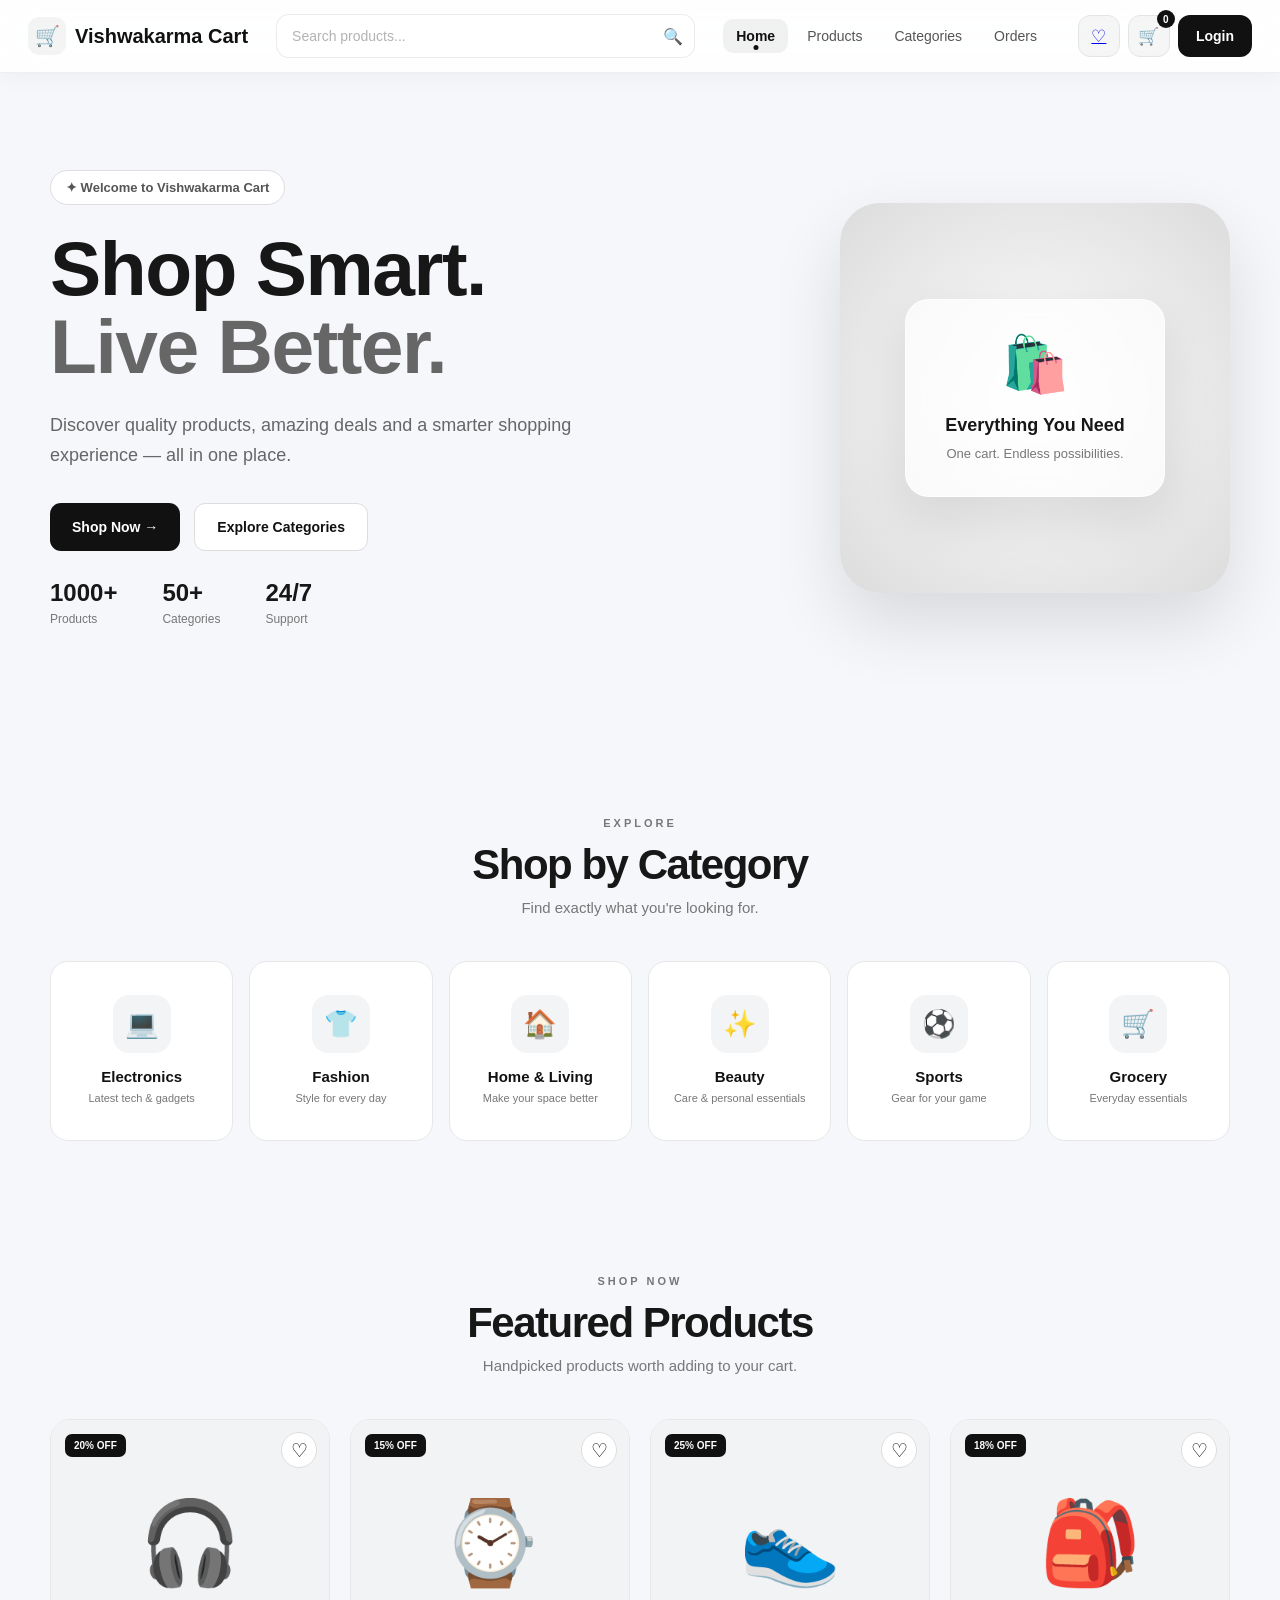
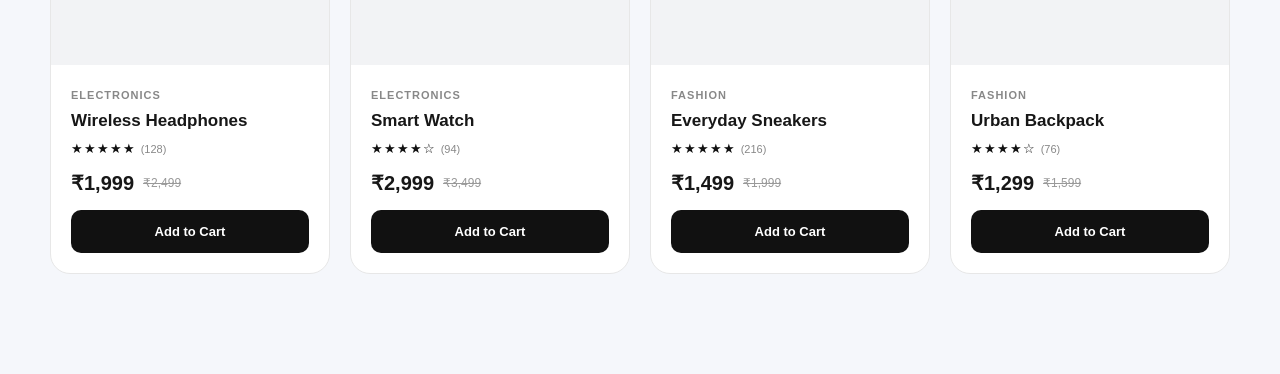
<file: index.html>
<!DOCTYPE html>
<html lang="en">
<head>
    <meta charset="UTF-8">
    <meta name="viewport" content="width=device-width, initial-scale=1.0">

    <title>Vishwakarma Cart | Shop Smart</title>

    <link rel="stylesheet" href="style.css">
</head>

<body>

    <!-- ================= NAVBAR ================= -->
    <header class="navbar">

        <div class="nav-container">

            <!-- Logo -->
            <a href="#" class="logo">
                <span class="logo-icon">🛒</span>
                <span>Vishwakarma <strong>Cart</strong></span>
            </a>

            <!-- Search -->
            <div class="search-box">
    <input
        type="text"
        id="product-search"
        placeholder="Search products..."
        aria-label="Search products"
    >

    <button type="button" id="search-button">
        🔍
    </button>
</div>

            <!-- Navigation -->
            <nav class="nav-links">

                <a href="#" class="active">Home</a>

                <a href="#products">Products</a>

                <a href="#categories">Categories</a>

                <a href="#orders">Orders</a>

            </nav>

            <!-- Actions -->
            <div class="nav-actions">

                <a href="wishlist.html" class="nav-action">
    ♡
</a>

               <a href="cart.html" class="nav-action cart-btn" aria-label="Shopping cart">
    🛒
                     <span class="cart-count">0</span>
               </a>

                <button class="login-btn" type="button">
                    Login
                </button>

            </div>

        </div>

    </header>


    <!-- ================= HERO SECTION ================= -->

<main>

    <section class="hero">

        <div class="hero-content">

            <span class="hero-badge">
                ✦ Welcome to Vishwakarma Cart
            </span>

            <h1>
                Shop Smart.
                <span>Live Better.</span>
            </h1>

            <p>
                Discover quality products, amazing deals and a smarter
                shopping experience — all in one place.
            </p>

            <div class="hero-buttons">

                <a href="#products" class="primary-btn">
                    Shop Now →
                </a>

                <a href="#categories" class="secondary-btn">
                    Explore Categories
                </a>

            </div>

            <div class="hero-stats">

                <div>
                    <strong>1000+</strong>
                    <span>Products</span>
                </div>

                <div>
                    <strong>50+</strong>
                    <span>Categories</span>
                </div>

                <div>
                    <strong>24/7</strong>
                    <span>Support</span>
                </div>

            </div>

        </div>

        <div class="hero-visual">

            <div class="hero-card">

                <span class="hero-card-icon">🛍️</span>

                <h3>Everything You Need</h3>

                <p>
                    One cart. Endless possibilities.
                </p>

            </div>

        </div>

    </section>

    <!-- ================= CATEGORIES ================= -->

<section class="categories" id="categories">

    <div class="section-heading">
        <span>EXPLORE</span>
        <h2>Shop by Category</h2>
        <p>Find exactly what you're looking for.</p>
    </div>

    <div class="category-grid">

        <a href="#products" class="category-card" data-category="electronics">
    <div class="category-icon">💻</div>
    <h3>Electronics</h3>
    <p>Latest tech & gadgets</p>
</a>

        <a href="#products" class="category-card" data-category="fashion">
    <div class="category-icon">👕</div>
    <h3>Fashion</h3>
    <p>Style for every day</p>
</a>

        <a href="#products" class="category-card" data-category="home">
    <div class="category-icon">🏠</div>
    <h3>Home & Living</h3>
    <p>Make your space better</p>
</a>

        <a href="#products" class="category-card" data-category="beauty">
    <div class="category-icon">✨</div>
    <h3>Beauty</h3>
    <p>Care & personal essentials</p>
</a>

        <a href="#products" class="category-card" data-category="sports">
    <div class="category-icon">⚽</div>
    <h3>Sports</h3>
    <p>Gear for your game</p>
</a>

        <a href="#products" class="category-card" data-category="grocery">
    <div class="category-icon">🛒</div>
    <h3>Grocery</h3>
    <p>Everyday essentials</p>
</a>


    </div>

</section>

<!-- ================= FEATURED PRODUCTS ================= -->

<section class="products" id="products">

    <div class="section-heading products-heading">
        <span>SHOP NOW</span>
        <h2>Featured Products</h2>
        <p>Handpicked products worth adding to your cart.</p>
    </div>

    <div class="product-grid">

        <!-- Product 1 -->
        <article class="product-card">

            <div class="product-image">
                <span class="discount-badge">20% OFF</span>
                <button class="wishlist-btn" type="button">♡</button>

                <div class="product-placeholder">🎧</div>
            </div>

            <div class="product-info">

                <span class="product-category">Electronics</span>

                <h3>
   <a href="product.html?id=headphones" class="product-link">
    Wireless Headphones
</a>
</h3>

                <div class="rating">
                    ★★★★★
                    <span>(128)</span>
                </div>

                <div class="price-row">
                    <strong>₹1,999</strong>
                    <del>₹2,499</del>
                </div>

                <button class="add-cart-btn" type="button">
                    Add to Cart
                </button>

            </div>

        </article>


        <!-- Product 2 -->
        <article class="product-card">

            <div class="product-image">
                <span class="discount-badge">15% OFF</span>
                <button class="wishlist-btn" type="button">♡</button>

                <div class="product-placeholder">⌚</div>
            </div>

            <div class="product-info">

                <span class="product-category">Electronics</span>

                <h3>
    <a href="product.html?id=watch" class="product-link">
    Smart Watch
</a>
</h3>

                <div class="rating">
                    ★★★★☆
                    <span>(94)</span>
                </div>

                <div class="price-row">
                    <strong>₹2,999</strong>
                    <del>₹3,499</del>
                </div>

                <button class="add-cart-btn" type="button">
                    Add to Cart
                </button>

            </div>

        </article>


        <!-- Product 3 -->
        <article class="product-card">

            <div class="product-image">
                <span class="discount-badge">25% OFF</span>
                <button class="wishlist-btn" type="button">♡</button>

                <div class="product-placeholder">👟</div>
            </div>

            <div class="product-info">

                <span class="product-category">Fashion</span>

                <h3>
    <a href="product.html?id=sneakers" class="product-link">
    Everyday Sneakers
</a>
</h3>

                <div class="rating">
                    ★★★★★
                    <span>(216)</span>
                </div>

                <div class="price-row">
                    <strong>₹1,499</strong>
                    <del>₹1,999</del>
                </div>

                <button class="add-cart-btn" type="button">
                    Add to Cart
                </button>

            </div>

        </article>


        <!-- Product 4 -->
        <article class="product-card">

            <div class="product-image">
                <span class="discount-badge">18% OFF</span>
                <button class="wishlist-btn" type="button">♡</button>

                <div class="product-placeholder">🎒</div>
            </div>

            <div class="product-info">

                <span class="product-category">Fashion</span>

               <h3>
   <a href="product.html?id=backpack" class="product-link">
    Urban Backpack
</a>
</h3>

                <div class="rating">
                    ★★★★☆
                    <span>(76)</span>
                </div>

                <div class="price-row">
                    <strong>₹1,299</strong>
                    <del>₹1,599</del>
                </div>

                <button class="add-cart-btn" type="button">
                    Add to Cart
                </button>

            </div>

        </article>

    </div>

</section>

</main>

<script src="script.js"></script>

</body>
</html>
</file>
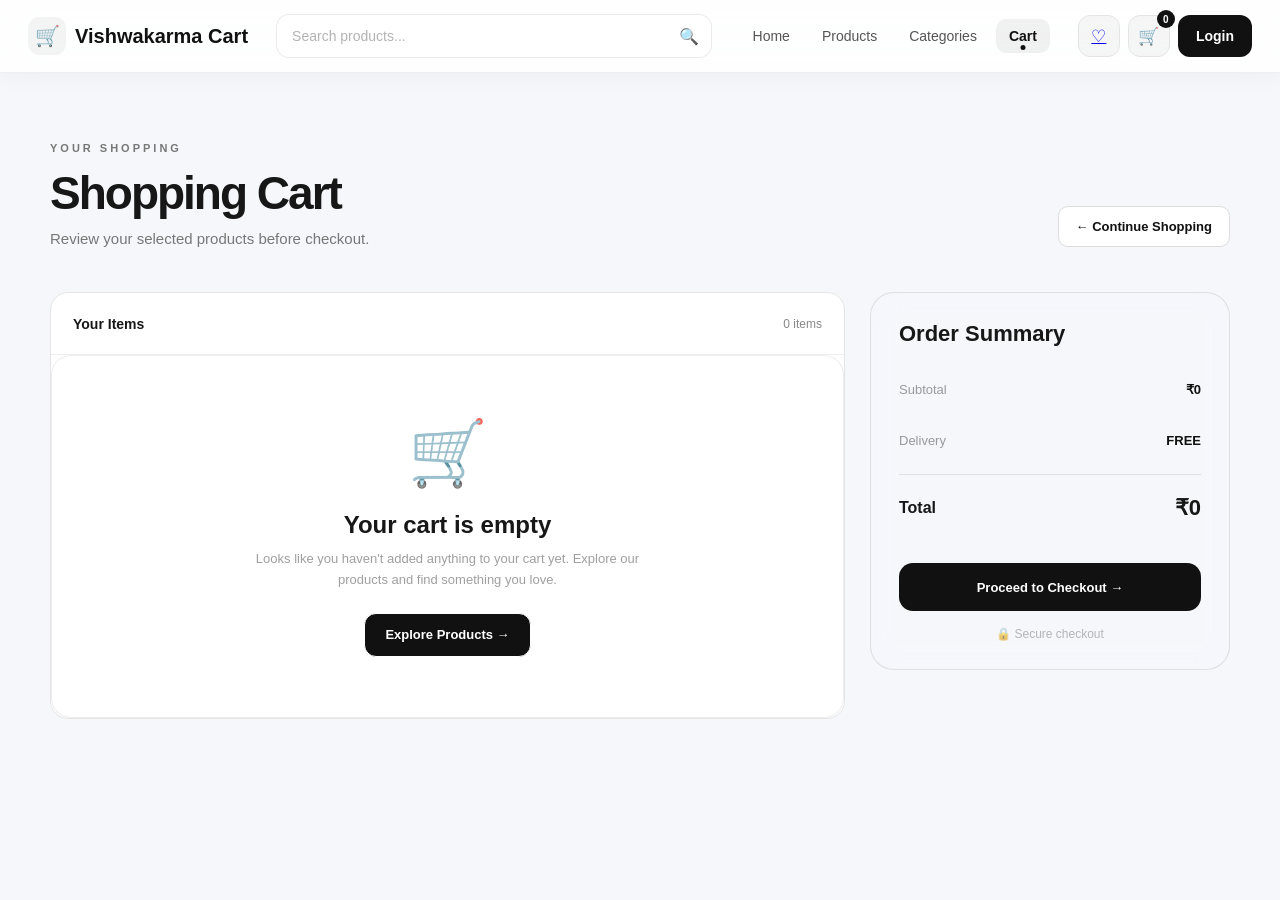
<file: cart.html>
<!DOCTYPE html>
<html lang="en">
<head>
    <meta charset="UTF-8">
    <meta name="viewport" content="width=device-width, initial-scale=1.0">

    <title>Shopping Cart | Vishwakarma Cart</title>

    <link rel="stylesheet" href="style.css">
</head>

<body>

    <!-- ================= NAVBAR ================= -->

    <header class="navbar">

        <div class="nav-container">

            <a href="index.html" class="logo">
                <span class="logo-icon">🛒</span>
                <span>Vishwakarma <strong>Cart</strong></span>
            </a>

            <div class="search-box">
                <input
                    type="text"
                    placeholder="Search products..."
                    aria-label="Search products"
                >

                <button type="button">🔍</button>
            </div>

            <nav class="nav-links">

                <a href="index.html">Home</a>

                <a href="index.html#products">Products</a>

                <a href="index.html#categories">Categories</a>

                <a href="#" class="active">Cart</a>

            </nav>

            <div class="nav-actions">

                <a href="wishlist.html" class="nav-action">
    ♡
</a>

                <a href="cart.html" class="nav-action cart-btn">
                    🛒
                    <span class="cart-count">0</span>
                </a>

                <button class="login-btn" type="button">
                    Login
                </button>

            </div>

        </div>

    </header>


    <!-- ================= CART ================= -->

    <main class="cart-page">

        <div class="cart-header">

            <div>
                <span class="cart-label">YOUR SHOPPING</span>

                <h1>Shopping Cart</h1>

                <p>
                    Review your selected products before checkout.
                </p>
            </div>

            <a href="index.html#products" class="continue-shopping">
                ← Continue Shopping
            </a>

        </div>


        <div class="cart-layout">

            <!-- CART ITEMS -->

            <section class="cart-items">

                <div class="cart-items-header">
                    <span>Your Items</span>
                    <span id="cart-items-count">0 items</span>
                </div>

                <div id="cart-container">

                    <!-- Products will be inserted using JavaScript -->

                </div>

            </section>


            <!-- ORDER SUMMARY -->

            <aside class="cart-summary">

                <h2>Order Summary</h2>

                <div class="summary-row">
                    <span>Subtotal</span>
                    <strong id="cart-subtotal">₹0</strong>
                </div>

                <div class="summary-row">
                    <span>Delivery</span>
                    <strong id="cart-delivery">₹0</strong>
                </div>

                <div class="summary-divider"></div>

                <div class="summary-total">
                    <span>Total</span>
                    <strong id="cart-total">₹0</strong>
                </div>

               <a href="checkout.html" class="checkout-btn">
    Proceed to Checkout →
</a>

                <p class="secure-note">
                    🔒 Secure checkout
                </p>

            </aside>

        </div>

    </main>


    <script src="script.js"></script>

</body>
</html>
</file>
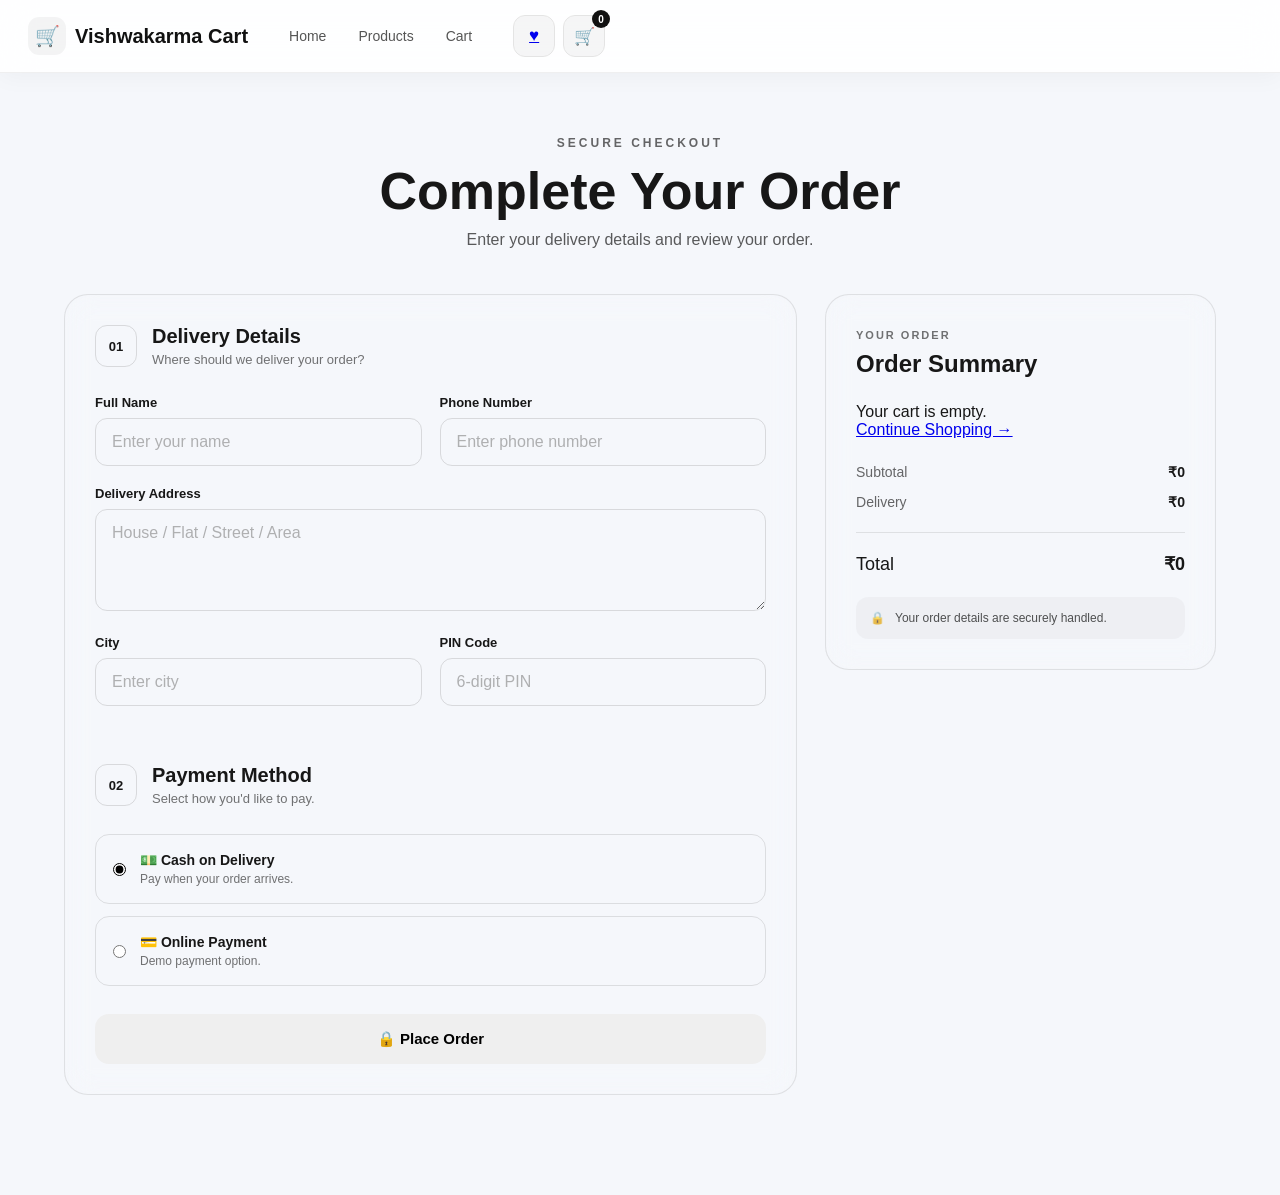
<file: checkout.html>
<!DOCTYPE html>
<html lang="en">

<head>
    <meta charset="UTF-8">
    <meta name="viewport" content="width=device-width, initial-scale=1.0">

    <title>Checkout | Vishwakarma Cart</title>

    <link rel="stylesheet" href="style.css">
</head>

<body>

    <!-- ================= NAVBAR ================= -->

    <header class="navbar">

        <div class="nav-container">

            <a href="index.html" class="logo">
                <span class="logo-icon">🛒</span>
                <span>Vishwakarma <strong>Cart</strong></span>
            </a>

            <nav class="nav-links">
                <a href="index.html">Home</a>
                <a href="index.html#products">Products</a>
                <a href="cart.html">Cart</a>
            </nav>

            <div class="nav-actions">

                <a
                    href="wishlist.html"
                    class="nav-action"
                    aria-label="Wishlist"
                >
                    ♥
                </a>

                <a
                    href="cart.html"
                    class="nav-action cart-btn"
                    aria-label="Shopping cart"
                >
                    🛒
                    <span class="cart-count">0</span>
                </a>

            </div>

        </div>

    </header>


    <!-- ================= CHECKOUT ================= -->

    <main class="checkout-page">

        <div class="checkout-heading">

            <span>SECURE CHECKOUT</span>

            <h1>Complete Your Order</h1>

            <p>
                Enter your delivery details and review your order.
            </p>

        </div>


        <div class="checkout-layout">


            <!-- ================= CUSTOMER DETAILS ================= -->

            <section class="checkout-card">

                <div class="checkout-card-heading">

                    <span class="checkout-step">
                        01
                    </span>

                    <div>
                        <h2>Delivery Details</h2>
                        <p>Where should we deliver your order?</p>
                    </div>

                </div>


                <form id="checkout-form">

                    <div class="form-row">

                        <div class="form-group">

                            <label for="full-name">
                                Full Name
                            </label>

                            <input
                                type="text"
                                id="full-name"
                                placeholder="Enter your name"
                                required
                            >

                        </div>


                        <div class="form-group">

                            <label for="phone">
                                Phone Number
                            </label>

                            <input
                                type="tel"
                                id="phone"
                                placeholder="Enter phone number"
                                required
                            >

                        </div>

                    </div>


                    <div class="form-group">

                        <label for="address">
                            Delivery Address
                        </label>

                        <textarea
                            id="address"
                            rows="4"
                            placeholder="House / Flat / Street / Area"
                            required
                        ></textarea>

                    </div>


                    <div class="form-row">

                        <div class="form-group">

                            <label for="city">
                                City
                            </label>

                            <input
                                type="text"
                                id="city"
                                placeholder="Enter city"
                                required
                            >

                        </div>


                        <div class="form-group">

                            <label for="pincode">
                                PIN Code
                            </label>

                            <input
                                type="text"
                                id="pincode"
                                inputmode="numeric"
                                maxlength="6"
                                placeholder="6-digit PIN"
                                required
                            >

                        </div>

                    </div>


                    <!-- ================= PAYMENT ================= -->

                    <div class="checkout-card-heading payment-heading">

                        <span class="checkout-step">
                            02
                        </span>

                        <div>
                            <h2>Payment Method</h2>
                            <p>Select how you'd like to pay.</p>
                        </div>

                    </div>


                    <div class="payment-options">

                        <label class="payment-option">

                            <input
                                type="radio"
                                name="payment"
                                value="cod"
                                checked
                            >

                            <span class="payment-option-content">

                                <strong>
                                    💵 Cash on Delivery
                                </strong>

                                <small>
                                    Pay when your order arrives.
                                </small>

                            </span>

                        </label>


                        <label class="payment-option">

                            <input
                                type="radio"
                                name="payment"
                                value="online"
                            >

                            <span class="payment-option-content">

                                <strong>
                                    💳 Online Payment
                                </strong>

                                <small>
                                    Demo payment option.
                                </small>

                            </span>

                        </label>

                    </div>


                    <button
                        type="submit"
                        class="place-order-btn"
                    >
                        🔒 Place Order
                    </button>

                </form>

            </section>


            <!-- ================= ORDER SUMMARY ================= -->

            <aside class="checkout-summary">

                <div class="checkout-summary-header">

                    <span>YOUR ORDER</span>

                    <h2>Order Summary</h2>

                </div>


                <div
                    id="checkout-items"
                    class="checkout-items"
                >
                </div>


                <div class="checkout-summary-line">
                    <span>Subtotal</span>
                    <strong id="checkout-subtotal">
                        ₹0
                    </strong>
                </div>


                <div class="checkout-summary-line">
                    <span>Delivery</span>
                    <strong id="checkout-delivery">
                        ₹0
                    </strong>
                </div>


                <div class="checkout-summary-total">

                    <span>Total</span>

                    <strong id="checkout-total">
                        ₹0
                    </strong>

                </div>


                <div class="checkout-secure">

                    🔒
                    <span>
                        Your order details are securely handled.
                    </span>

                </div>

            </aside>


        </div>

    </main>


    <script src="script.js"></script>

</body>

</html>
</file>
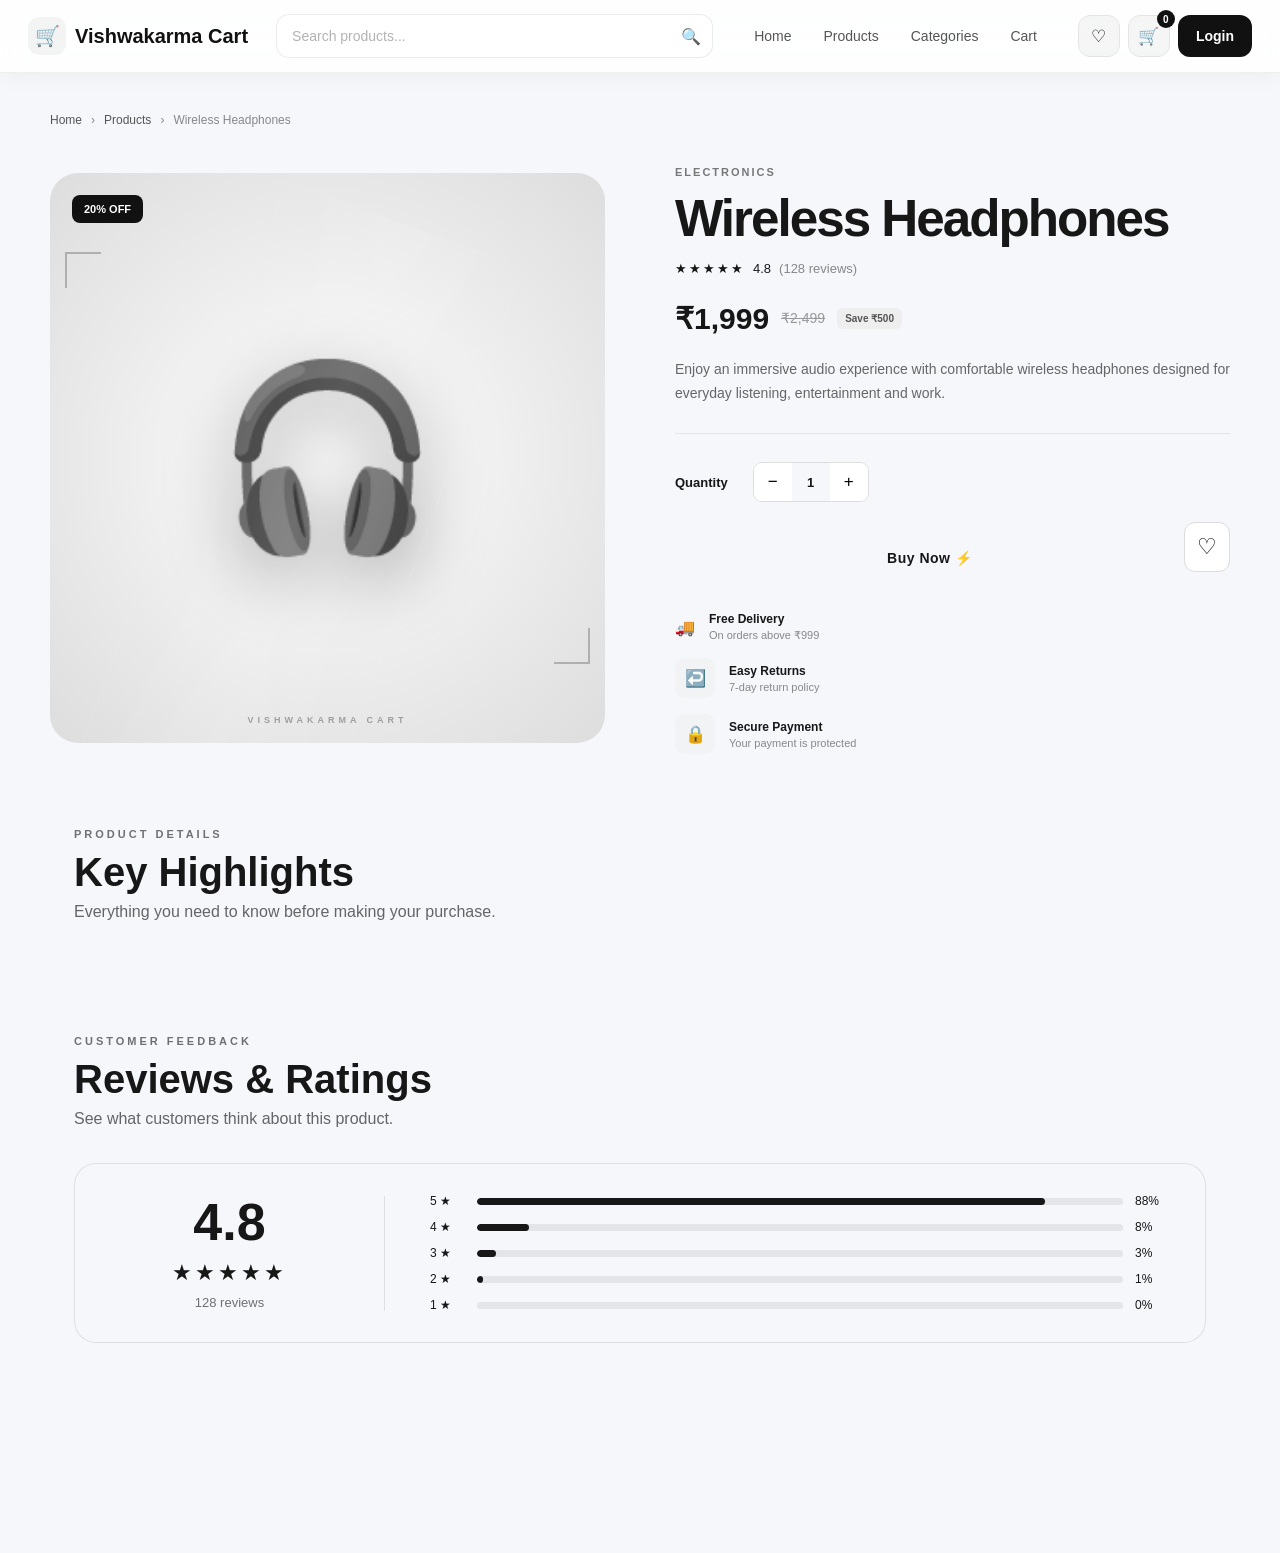
<file: product.html>
<!DOCTYPE html>
<html lang="en">
<head>
    <meta charset="UTF-8">
    <meta name="viewport" content="width=device-width, initial-scale=1.0">

    <title>Wireless Headphones | Vishwakarma Cart</title>

    <link rel="stylesheet" href="style.css">
</head>

<body>

    <!-- ================= NAVBAR ================= -->

    <header class="navbar">

        <div class="nav-container">

            <a href="index.html" class="logo">
                <span class="logo-icon">🛒</span>
                <span>Vishwakarma <strong>Cart</strong></span>
            </a>

            <div class="search-box">
                <input
    type="text"
    id="product-search"
    placeholder="Search products..."
    aria-label="Search products"
>
               <button
    type="button"
    id="search-button"
>
    🔍
</button>
            </div>

            <nav class="nav-links">
                <a href="index.html">Home</a>
                <a href="index.html#products">Products</a>
                <a href="index.html#categories">Categories</a>
                <a href="cart.html">Cart</a>
            </nav>

            <div class="nav-actions">

                <button class="nav-action" type="button">
                    ♡
                </button>

                <a
                    href="cart.html"
                    class="nav-action cart-btn"
                    aria-label="Shopping cart"
                >
                    🛒
                    <span class="cart-count">0</span>
                </a>

                <button class="login-btn" type="button">
                    Login
                </button>

            </div>

        </div>

    </header>


    <!-- ================= PRODUCT DETAILS ================= -->

    <main class="product-page">

        <div class="product-breadcrumb">
            <a href="index.html">Home</a>
            <span>›</span>
            <a href="index.html#products">Products</a>
            <span>›</span>
            <span id="breadcrumb-product">Wireless Headphones</span>
        </div>


        <section class="product-details">

            <!-- PRODUCT IMAGE -->

           <div class="product-gallery">
    <div class="main-product-image">

        <div class="product-glow"></div>

        <span class="product-detail-icon">🎧</span>

        <span class="detail-discount">
            20% OFF
        </span>

        <span class="visual-label">
            VISHWAKARMA CART
        </span>

    </div>
</div>


            <!-- PRODUCT INFORMATION -->

            <div class="product-details-info">

                <span class="detail-category">
                    ELECTRONICS
                </span>

                <h1>Wireless Headphones</h1>

                <div class="detail-rating">

                    <span class="stars">
                        ★★★★★
                    </span>

                    <span>
                        4.8
                    </span>

                    <span class="review-count">
                        (128 reviews)
                    </span>

                </div>


                <div class="detail-price">

                    <strong>₹1,999</strong>

                    <del>₹2,499</del>

                    <span>Save ₹500</span>

                </div>


                <p class="product-description">
                    Enjoy an immersive audio experience with comfortable
                    wireless headphones designed for everyday listening,
                    entertainment and work.
                </p>


                <div class="product-divider"></div>


                <!-- QUANTITY -->

                <div class="detail-option">

                    <span>Quantity</span>

                    <div class="detail-quantity">

    <button
        type="button"
        id="decrease-product"
    >
        −
    </button>

    <span id="product-quantity">1</span>

    <button
        type="button"
        id="increase-product"
    >
        +
    </button>

</div>


     </div>

    


                <!-- ACTIONS -->

                <div class="product-actions">

                    <button
    class="detail-cart-btn"
    type="button"
    id="product-add-cart"
>
    🛒 Add to Cart
</button>

        <button class="buy-now-btn" id="buy-now-btn">
    Buy Now ⚡
</button>

                    <button
    class="detail-wishlist-btn"
    type="button"
    id="detail-wishlist-btn"
    aria-label="Add to wishlist"
>
    ♡
</button>

                </div>


                <!-- DELIVERY -->

                <div class="delivery-info">

                    <div class="delivery-item"
                        <span>🚚</span>

                        <div>
                            <strong>Free Delivery</strong>
                            <p>On orders above ₹999</p>
                        </div>
                    </div>

                    <div class="delivery-item">
                        <span>↩️</span>

                        <div>
                            <strong>Easy Returns</strong>
                            <p>7-day return policy</p>
                        </div>
                    </div>

                    <div class="delivery-item">
                        <span>🔒</span>

                        <div>
                            <strong>Secure Payment</strong>
                            <p>Your payment is protected</p>
                        </div>
                    </div>

                </div>

            </div>

        </section>

        <!-- ================= PRODUCT HIGHLIGHTS ================= -->

<section class="product-highlights">

    <div class="highlights-heading">
        <span>PRODUCT DETAILS</span>
        <h2>Key Highlights</h2>
        <p>Everything you need to know before making your purchase.</p>
    </div>

    <div class="highlights-grid">
    <!-- Highlights will be loaded dynamically -->
</div>

</section>

        <!-- ================= REVIEWS ================= -->

<section class="product-reviews">

    <div class="reviews-heading">
        <span>CUSTOMER FEEDBACK</span>
        <h2>Reviews & Ratings</h2>
        <p>See what customers think about this product.</p>
    </div>

    <div class="reviews-overview">

        <div class="rating-score">
            <strong>4.8</strong>
            <div class="rating-stars">★★★★★</div>
            <span>128 reviews</span>
        </div>

        <div class="rating-bars">

            <div class="rating-bar">
                <span>5 ★</span>
                <div><i style="width: 88%;"></i></div>
                <span>88%</span>
            </div>

            <div class="rating-bar">
                <span>4 ★</span>
                <div><i style="width: 8%;"></i></div>
                <span>8%</span>
            </div>

            <div class="rating-bar">
                <span>3 ★</span>
                <div><i style="width: 3%;"></i></div>
                <span>3%</span>
            </div>

            <div class="rating-bar">
                <span>2 ★</span>
                <div><i style="width: 1%;"></i></div>
                <span>1%</span>
            </div>

            <div class="rating-bar">
                <span>1 ★</span>
                <div><i style="width: 0%;"></i></div>
                <span>0%</span>
            </div>

        </div>

    </div>


    <div class="review-list">

       <div class="review-list" id="review-list">
    <!-- Reviews will be loaded dynamically -->
</div>

    </div>

</section>

    </main>


    <script src="script.js"></script>

</body>
</html>
</file>
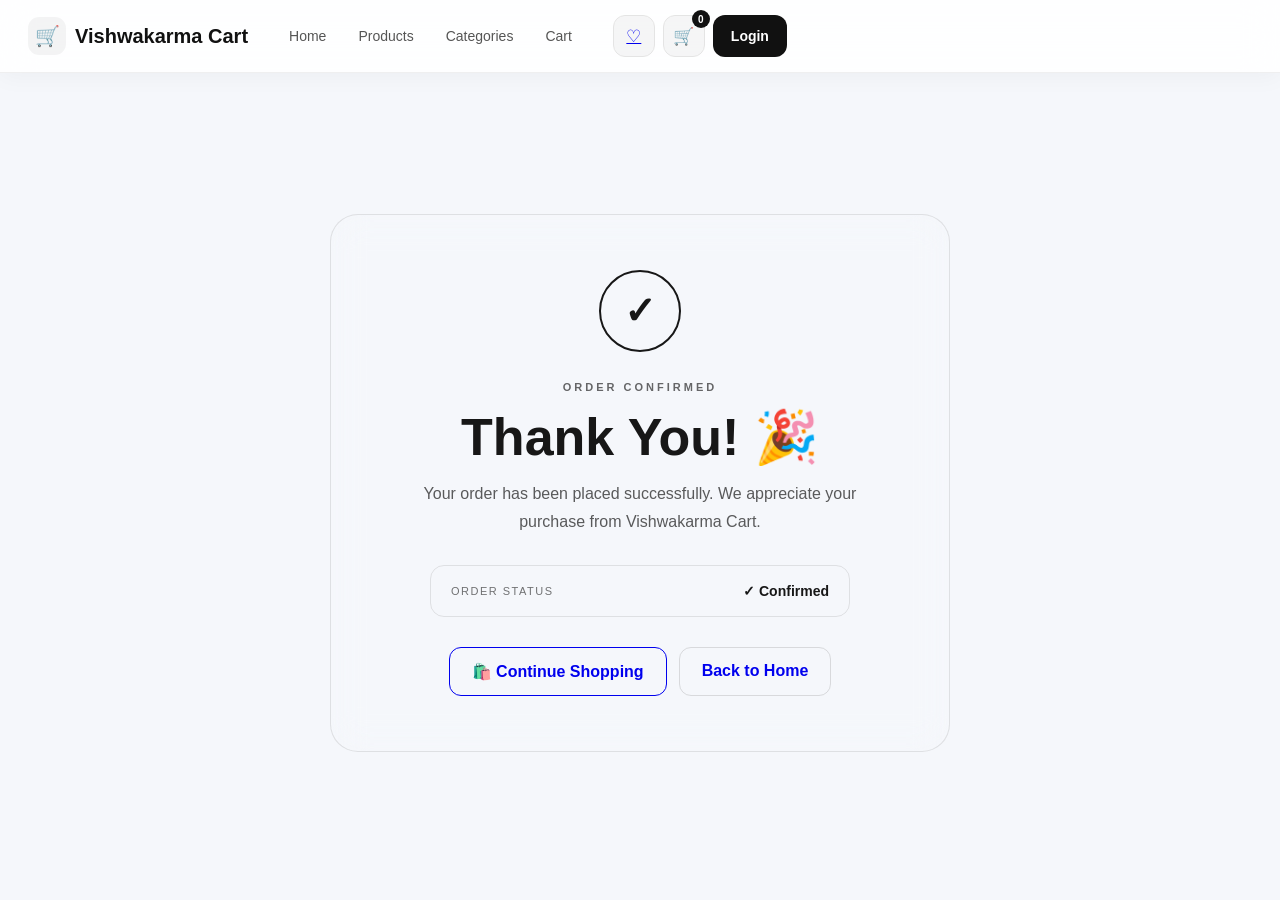
<file: success.html>
<!DOCTYPE html>
<html lang="en">

<head>
    <meta charset="UTF-8">
    <meta name="viewport" content="width=device-width, initial-scale=1.0">

    <title>Order Confirmed | Vishwakarma Cart</title>

    <link rel="stylesheet" href="style.css">
</head>

<body>

    <!-- ================= NAVBAR ================= -->

    <header class="navbar">
        <div class="nav-container">

            <a href="index.html" class="logo">
                <span class="logo-icon">🛒</span>
                <span>Vishwakarma <strong>Cart</strong></span>
            </a>

            <nav class="nav-links">
                <a href="index.html">Home</a>
                <a href="index.html#products">Products</a>
                <a href="index.html#categories">Categories</a>
                <a href="cart.html">Cart</a>
            </nav>

            <div class="nav-actions">

                <a href="wishlist.html" class="nav-action">
                    ♡
                </a>

                <a href="cart.html" class="nav-action cart-btn">
                    🛒
                    <span class="cart-count">0</span>
                </a>

                <button class="login-btn" type="button">
                    Login
                </button>

            </div>

        </div>
    </header>


    <!-- ================= SUCCESS ================= -->

    <main class="success-page">

        <section class="success-card">

            <div class="success-icon">
                ✓
            </div>

            <span class="success-label">
                ORDER CONFIRMED
            </span>

            <h1>Thank You! 🎉</h1>

            <p>
                Your order has been placed successfully.
                We appreciate your purchase from Vishwakarma Cart.
            </p>

            <div class="success-order-box">

                <span>ORDER STATUS</span>

                <strong>
                    ✓ Confirmed
                </strong>

            </div>

            <div class="success-actions">

                <a href="index.html#products" class="success-primary-btn">
                    🛍️ Continue Shopping
                </a>

                <a href="index.html" class="success-secondary-btn">
                    Back to Home
                </a>

            </div>

        </section>

    </main>


    <script src="script.js"></script>

</body>

</html>
</file>
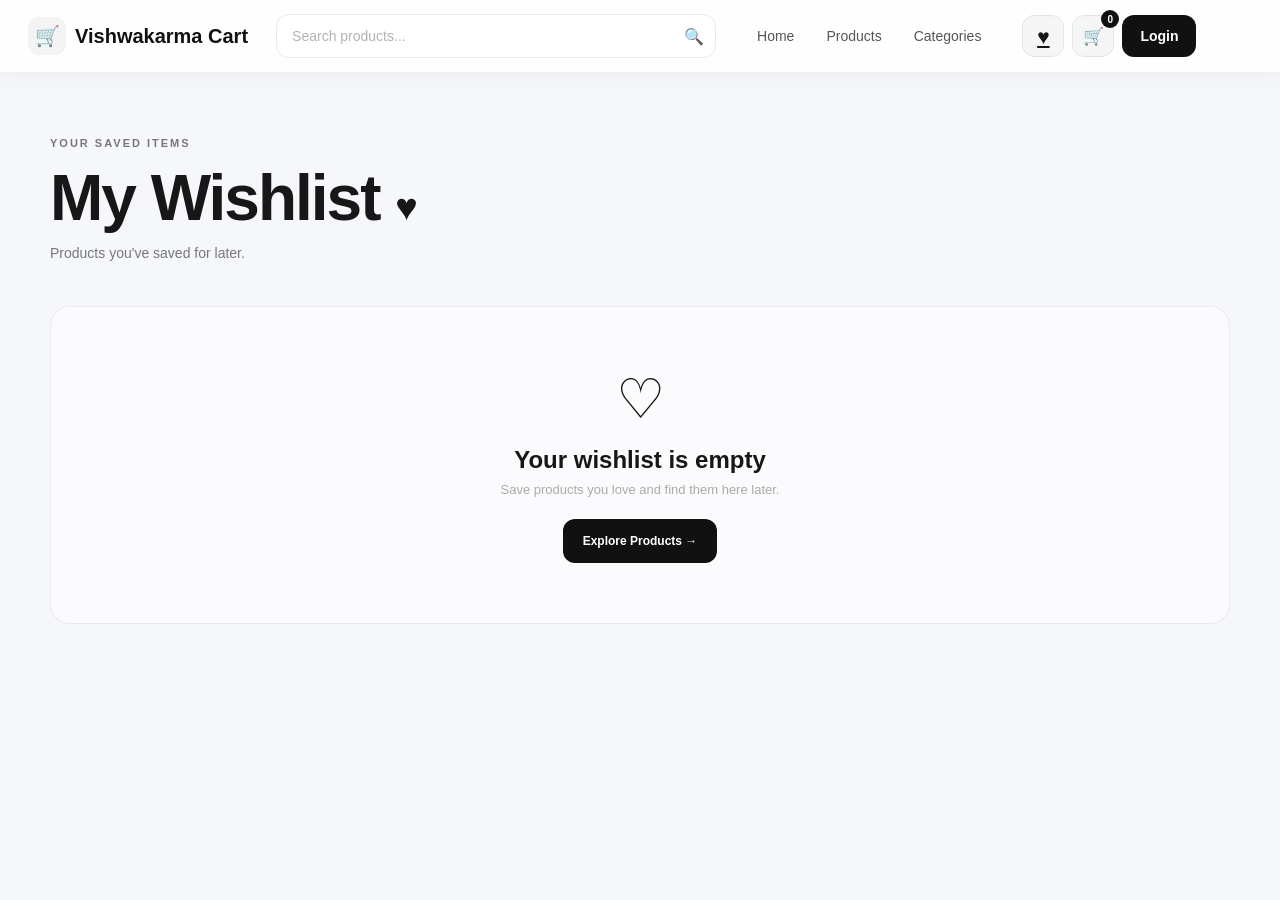
<file: wishlist.html>
<!DOCTYPE html>
<html lang="en">

<head>
    <meta charset="UTF-8">
    <meta name="viewport" content="width=device-width, initial-scale=1.0">

    <title>My Wishlist | Vishwakarma Cart</title>

    <link rel="stylesheet" href="style.css">
</head>

<body>

    <!-- ================= NAVBAR ================= -->

    <header class="navbar">

        <div class="nav-container">

            <a href="index.html" class="logo">
                <span class="logo-icon">🛒</span>
                <span>Vishwakarma <strong>Cart</strong></span>
            </a>

            <div class="search-box">
                <input
                    type="text"
                    placeholder="Search products..."
                    aria-label="Search products"
                >

                <button type="button">
                    🔍
                </button>
            </div>

            <nav class="nav-links">
                <a href="index.html">Home</a>
                <a href="index.html#products">Products</a>
                <a href="index.html#categories">Categories</a>
            </nav>

            <div class="nav-actions">

                <a
                    href="wishlist.html"
                    class="nav-action wishlist-nav-btn"
                    aria-label="Wishlist"
                >
                    ♥
                </a>

                <a
                    href="cart.html"
                    class="nav-action cart-btn"
                    aria-label="Shopping cart"
                >
                    🛒
                    <span class="cart-count">0</span>
                </a>

                <button
                    class="login-btn"
                    type="button"
                >
                    Login
                </button>

            </div>

        </div>

    </header>


    <!-- ================= WISHLIST ================= -->

    <main class="wishlist-page">

        <div class="wishlist-heading">

            <span>YOUR SAVED ITEMS</span>

            <h1>My Wishlist <span>♥</span></h1>

            <p>
                Products you've saved for later.
            </p>

        </div>


        <!-- PRODUCTS WILL BE INSERTED HERE -->

        <section
            id="wishlist-container"
            class="wishlist-grid"
        >
        </section>

    </main>


    <script src="script.js"></script>

</body>

</html>
</file>
<file: style.css>
/* =========================
   RESET
========================= */

* {
    margin: 0;
    padding: 0;
    box-sizing: border-box;
}

html {
    scroll-behavior: smooth;
}

body {
    font-family: Arial, Helvetica, sans-serif;
    background: #f5f7fb;
    color: #171717;
}


/* =========================
   NAVBAR
========================= */

.navbar {
    width: 100%;
    background: #ffffff;
    border-bottom: 1px solid #e8e8e8;
    position: sticky;
    top: 0;
    z-index: 1000;
}

.nav-container {
    max-width: 1400px;
    min-height: 76px;
    margin: auto;
    padding: 0 28px;

    display: flex;
    align-items: center;
    gap: 28px;
}


/* =========================
   LOGO
========================= */

.logo {
    display: flex;
    align-items: center;
    gap: 9px;

    text-decoration: none;
    color: #111111;

    font-size: 20px;
    font-weight: 700;

    white-space: nowrap;
}

.logo strong {
    font-weight: 800;
}

.logo-icon {
    width: 38px;
    height: 38px;

    display: flex;
    align-items: center;
    justify-content: center;

    border-radius: 11px;
    background: #111111;
    color: white;

    font-size: 19px;
}


/* =========================
   SEARCH
========================= */

.search-box {
    flex: 1;
    max-width: 440px;

    height: 44px;

    display: flex;
    align-items: center;

    background: #f5f6f8;
    border: 1px solid #e3e5e8;
    border-radius: 12px;

    overflow: hidden;

    transition: 0.25s ease;
}

.search-box:focus-within {
    border-color: #111111;
    background: #ffffff;
    box-shadow: 0 0 0 3px rgba(0, 0, 0, 0.05);
}

.search-box input {
    width: 100%;
    height: 100%;

    border: none;
    outline: none;

    background: transparent;

    padding: 0 15px;

    font-size: 14px;
}

.search-box button {
    width: 48px;
    height: 100%;

    border: none;
    background: transparent;

    cursor: pointer;

    font-size: 16px;
}


/* =========================
   NAV LINKS
========================= */

.nav-links {
    display: flex;
    align-items: center;
    gap: 24px;
}

.nav-links a {
    position: relative;

    text-decoration: none;
    color: #555555;

    font-size: 14px;
    font-weight: 600;

    transition: 0.2s ease;
}

.nav-links a:hover,
.nav-links a.active {
    color: #111111;
}

.nav-links a.active::after {
    content: "";

    position: absolute;
    left: 0;
    right: 0;
    bottom: -9px;

    height: 2px;

    background: #111111;
    border-radius: 10px;
}


/* =========================
   ACTIONS
========================= */

.nav-actions {
    display: flex;
    align-items: center;
    gap: 10px;
}

.nav-action {
    width: 40px;
    height: 40px;

    position: relative;

    border: 1px solid #e4e4e4;
    border-radius: 10px;

    background: #ffffff;

    cursor: pointer;

    font-size: 17px;

    transition: 0.2s ease;
}

.nav-action:hover {
    background: #f5f5f5;
    transform: translateY(-1px);
}

.cart-count {
    position: absolute;

    top: -6px;
    right: -6px;

    min-width: 18px;
    height: 18px;

    padding: 0 4px;

    display: flex;
    align-items: center;
    justify-content: center;

    border-radius: 50%;

    background: #111111;
    color: white;

    font-size: 10px;
    font-weight: 700;
}

.login-btn {
    height: 40px;

    padding: 0 19px;

    border: none;
    border-radius: 10px;

    background: #111111;
    color: white;

    font-size: 14px;
    font-weight: 700;

    cursor: pointer;

    transition: 0.2s ease;
}

.login-btn:hover {
    transform: translateY(-1px);
    opacity: 0.88;
}


/* =========================
   TEMPORARY CONTENT
========================= */

.test-content {
    min-height: 80vh;

    display: flex;
    flex-direction: column;
    align-items: center;
    justify-content: center;

    text-align: center;
}

.test-content h1 {
    font-size: 48px;
    margin-bottom: 12px;
}

.test-content p {
    color: #666666;
    font-size: 18px;
}


/* =========================
   RESPONSIVE
========================= */

@media (max-width: 1050px) {

    .nav-links {
        display: none;
    }

    .nav-container {
        gap: 18px;
    }
}


@media (max-width: 700px) {

    .nav-container {
        min-height: 68px;
        padding: 0 16px;
        gap: 12px;
    }

    .logo span:last-child {
        display: none;
    }

    .logo-icon {
        width: 36px;
        height: 36px;
    }

    .search-box {
        max-width: none;
    }

    .wishlist {
        display: none;
    }

    .login-btn {
        padding: 0 13px;
    }
}


@media (max-width: 480px) {

    .nav-actions {
        gap: 5px;
    }

    .nav-action {
        width: 36px;
        height: 36px;
    }

    .login-btn {
        height: 36px;
        font-size: 12px;
    }
}

/* =========================
   HERO SECTION
========================= */

.hero {
    max-width: 1400px;
    min-height: 650px;

    margin: auto;
    padding: 80px 50px;

    display: flex;
    align-items: center;
    justify-content: space-between;
    gap: 60px;
}

.hero-content {
    max-width: 700px;
}

.hero-badge {
    display: inline-block;

    padding: 9px 15px;

    border: 1px solid #dedede;
    border-radius: 30px;

    background: #ffffff;

    color: #555555;

    font-size: 13px;
    font-weight: 600;

    margin-bottom: 24px;
}

.hero h1 {
    font-size: clamp(48px, 6vw, 82px);
    line-height: 1.02;
    letter-spacing: -3px;

    margin-bottom: 24px;
}

.hero h1 span {
    display: block;
    color: #666666;
}

.hero-content > p {
    max-width: 600px;

    color: #666666;

    font-size: 18px;
    line-height: 1.7;

    margin-bottom: 32px;
}


/* =========================
   HERO BUTTONS
========================= */

.hero-buttons {
    display: flex;
    gap: 14px;
    flex-wrap: wrap;
}

.primary-btn,
.secondary-btn {
    min-height: 48px;

    padding: 0 22px;

    display: inline-flex;
    align-items: center;
    justify-content: center;

    border-radius: 11px;

    text-decoration: none;

    font-size: 14px;
    font-weight: 700;

    transition: 0.25s ease;
}

.primary-btn {
    background: #111111;
    color: #ffffff;
}

.primary-btn:hover {
    transform: translateY(-3px);
    box-shadow: 0 10px 25px rgba(0, 0, 0, 0.15);
}

.secondary-btn {
    border: 1px solid #dddddd;
    background: #ffffff;
    color: #111111;
}

.secondary-btn:hover {
    background: #f1f1f1;
    transform: translateY(-3px);
}


/* =========================
   HERO STATS
========================= */

.hero-stats {
    display: flex;
    gap: 45px;

    margin-top: 55px;
}

.hero-stats div {
    display: flex;
    flex-direction: column;
    gap: 5px;
}

.hero-stats strong {
    font-size: 24px;
}

.hero-stats span {
    color: #777777;
    font-size: 12px;
}


/* =========================
   HERO VISUAL
========================= */

.hero-visual {
    width: 390px;
    height: 390px;

    display: flex;
    align-items: center;
    justify-content: center;

    border-radius: 40px;

    background:
        radial-gradient(
            circle at center,
            #ffffff 0%,
            #eeeeee 45%,
            #dcdcdc 100%
        );

    box-shadow:
        0 30px 70px rgba(0, 0, 0, 0.12);

    flex-shrink: 0;
}

.hero-card {
    width: 260px;
    padding: 32px;

    border: 1px solid rgba(255, 255, 255, 0.8);
    border-radius: 24px;

    background: rgba(255, 255, 255, 0.75);

    backdrop-filter: blur(15px);

    text-align: center;

    box-shadow: 0 20px 50px rgba(0, 0, 0, 0.1);
}

.hero-card-icon {
    display: block;

    font-size: 55px;

    margin-bottom: 18px;
}

.hero-card h3 {
    font-size: 18px;
    margin-bottom: 8px;
}

.hero-card p {
    color: #777777;
    font-size: 13px;
    line-height: 1.5;
}


/* =========================
   HERO RESPONSIVE
========================= */

@media (max-width: 900px) {

    .hero {
        min-height: auto;

        padding: 70px 28px;

        flex-direction: column;

        text-align: center;
    }

    .hero-content {
        max-width: 700px;
    }

    .hero-content > p {
        margin-left: auto;
        margin-right: auto;
    }

    .hero-buttons {
        justify-content: center;
    }

    .hero-stats {
        justify-content: center;
    }

    .hero-visual {
        width: min(390px, 90vw);
        height: min(390px, 90vw);
    }
}


@media (max-width: 500px) {

    .hero {
        padding: 55px 18px;
    }

    .hero h1 {
        letter-spacing: -2px;
    }

    .hero-content > p {
        font-size: 15px;
    }

    .hero-stats {
        gap: 22px;
    }

    .hero-stats strong {
        font-size: 20px;
    }
}

/* =========================
   CATEGORIES
========================= */

.categories {
    max-width: 1400px;
    margin: auto;
    padding: 90px 50px;
}

.section-heading {
    text-align: center;
    margin-bottom: 45px;
}

.section-heading span {
    font-size: 11px;
    font-weight: 800;
    letter-spacing: 3px;
    color: #777777;
}

.section-heading h2 {
    margin-top: 10px;
    font-size: 42px;
    letter-spacing: -1.5px;
}

.section-heading p {
    margin-top: 10px;
    color: #777777;
    font-size: 15px;
}

.category-grid {
    display: grid;
    grid-template-columns: repeat(6, 1fr);
    gap: 16px;
}

.category-card {
    min-height: 180px;

    padding: 25px 18px;

    display: flex;
    flex-direction: column;
    align-items: center;
    justify-content: center;

    text-align: center;
    text-decoration: none;

    background: #ffffff;
    border: 1px solid #e7e7e7;
    border-radius: 18px;

    color: #111111;

    transition: 0.25s ease;
}

.category-card:hover {
    transform: translateY(-7px);
    border-color: #cfcfcf;
    box-shadow: 0 18px 35px rgba(0, 0, 0, 0.08);
}

.category-icon {
    width: 58px;
    height: 58px;

    display: flex;
    align-items: center;
    justify-content: center;

    margin-bottom: 15px;

    border-radius: 16px;
    background: #f3f4f6;

    font-size: 27px;
}

.category-card h3 {
    font-size: 15px;
    margin-bottom: 6px;
}

.category-card p {
    color: #777777;
    font-size: 11px;
    line-height: 1.4;
}


/* =========================
   CATEGORY RESPONSIVE
========================= */

@media (max-width: 1100px) {

    .category-grid {
        grid-template-columns: repeat(3, 1fr);
    }
}

@media (max-width: 650px) {

    .categories {
        padding: 65px 18px;
    }

    .section-heading h2 {
        font-size: 32px;
    }

    .category-grid {
        grid-template-columns: repeat(2, 1fr);
    }
}

/* =========================
   FEATURED PRODUCTS
========================= */

.products {
    max-width: 1400px;
    margin: auto;
    padding: 40px 50px 100px;
}

.products-heading {
    margin-bottom: 45px;
}

.product-grid {
    display: grid;
    grid-template-columns: repeat(4, 1fr);
    gap: 20px;
}

.product-card {
    overflow: hidden;

    background: #ffffff;
    border: 1px solid #e7e7e7;
    border-radius: 20px;

    transition: 0.3s ease;
}

.product-card:hover {
    transform: translateY(-7px);
    box-shadow: 0 20px 40px rgba(0, 0, 0, 0.09);
}


/* =========================
   PRODUCT IMAGE
========================= */

.product-image {
    height: 245px;

    position: relative;

    display: flex;
    align-items: center;
    justify-content: center;

    background: #f2f3f5;
}

.product-placeholder {
    font-size: 82px;

    transition: 0.3s ease;
}

.product-card:hover .product-placeholder {
    transform: scale(1.08);
}

.discount-badge {
    position: absolute;

    top: 14px;
    left: 14px;

    padding: 6px 9px;

    border-radius: 7px;

    background: #111111;
    color: #ffffff;

    font-size: 10px;
    font-weight: 700;
}

.wishlist-btn {
    position: absolute;

    top: 12px;
    right: 12px;

    width: 36px;
    height: 36px;

    border: 1px solid #dddddd;
    border-radius: 50%;

    background: #ffffff;

    font-size: 19px;

    cursor: pointer;

    transition: 0.2s ease;
}

.wishlist-btn:hover {
    transform: scale(1.08);
}


/* =========================
   PRODUCT INFO
========================= */

.product-info {
    padding: 20px;
}

.product-category {
    color: #888888;

    font-size: 11px;
    font-weight: 700;

    text-transform: uppercase;
    letter-spacing: 1px;
}

.product-info h3 {
    margin-top: 8px;
    margin-bottom: 10px;

    font-size: 17px;
}

.rating {
    color: #111111;

    font-size: 13px;
    letter-spacing: 1px;
}

.rating span {
    color: #888888;

    font-size: 11px;
    letter-spacing: 0;
}

.price-row {
    display: flex;
    align-items: center;
    gap: 9px;

    margin: 15px 0;
}

.price-row strong {
    font-size: 20px;
}

.price-row del {
    color: #999999;
    font-size: 12px;
}


/* =========================
   ADD TO CART
========================= */

.add-cart-btn {
    width: 100%;
    height: 43px;

    border: none;
    border-radius: 10px;

    background: #111111;
    color: #ffffff;

    font-size: 13px;
    font-weight: 700;

    cursor: pointer;

    transition: 0.25s ease;
}

.add-cart-btn:hover {
    opacity: 0.85;
    transform: translateY(-1px);
}


/* =========================
   PRODUCT RESPONSIVE
========================= */

@media (max-width: 1100px) {

    .product-grid {
        grid-template-columns: repeat(2, 1fr);
    }
}

@media (max-width: 650px) {

    .products {
        padding: 30px 18px 70px;
    }

    .product-grid {
        grid-template-columns: repeat(2, 1fr);
        gap: 12px;
    }

    .product-image {
        height: 180px;
    }

    .product-placeholder {
        font-size: 60px;
    }

    .product-info {
        padding: 14px;
    }

    .product-info h3 {
        font-size: 14px;
    }

    .price-row strong {
        font-size: 17px;
    }
}

/* =========================
   CART NOTIFICATION
========================= */

.cart-notification {
    position: fixed;

    top: 95px;
    right: 25px;

    z-index: 9999;

    padding: 14px 20px;

    background: #111111;
    color: #ffffff;

    border-radius: 10px;

    font-size: 13px;
    font-weight: 600;

    box-shadow: 0 12px 30px rgba(0, 0, 0, 0.18);

    transform: translateX(120px);
    opacity: 0;

    transition: 0.3s ease;
}

.cart-notification.show {
    transform: translateX(0);
    opacity: 1;
}


@media (max-width: 500px) {

    .cart-notification {
        left: 18px;
        right: 18px;
        top: 80px;

        text-align: center;
    }
}

/* =========================
   CART PAGE
========================= */

.cart-page {
    max-width: 1400px;
    margin: auto;
    padding: 65px 50px 100px;
}


/* =========================
   CART HEADER
========================= */

.cart-header {
    display: flex;
    align-items: flex-end;
    justify-content: space-between;

    gap: 30px;

    margin-bottom: 45px;
}

.cart-label {
    color: #777777;

    font-size: 11px;
    font-weight: 800;

    letter-spacing: 3px;
}

.cart-header h1 {
    margin-top: 10px;

    font-size: 46px;
    letter-spacing: -2px;
}

.cart-header p {
    margin-top: 10px;

    color: #777777;
    font-size: 15px;
}

.continue-shopping {
    padding: 12px 17px;

    border: 1px solid #dddddd;
    border-radius: 10px;

    background: #ffffff;
    color: #111111;

    text-decoration: none;

    font-size: 13px;
    font-weight: 700;

    transition: 0.2s ease;
}

.continue-shopping:hover {
    background: #f3f3f3;
}


/* =========================
   CART LAYOUT
========================= */

.cart-layout {
    display: grid;
    grid-template-columns: 1fr 360px;

    gap: 25px;

    align-items: start;
}


/* =========================
   CART ITEMS
========================= */

.cart-items {
    background: #ffffff;

    border: 1px solid #e5e5e5;
    border-radius: 18px;

    overflow: hidden;
}

.cart-items-header {
    min-height: 62px;

    padding: 0 22px;

    display: flex;
    align-items: center;
    justify-content: space-between;

    border-bottom: 1px solid #eeeeee;

    font-size: 14px;
    font-weight: 700;
}

.cart-items-header span:last-child {
    color: #888888;

    font-size: 12px;
    font-weight: 500;
}


/* =========================
   CART ITEM
========================= */

.cart-item {
    display: grid;

    grid-template-columns: 110px 1fr auto;

    gap: 20px;

    padding: 22px;

    border-bottom: 1px solid #eeeeee;
}

.cart-item:last-child {
    border-bottom: none;
}

.cart-item-image {
    width: 110px;
    height: 110px;

    display: flex;
    align-items: center;
    justify-content: center;

    border-radius: 14px;

    background: #f2f3f5;

    font-size: 48px;
}

.cart-item-info {
    display: flex;
    flex-direction: column;

    justify-content: center;
}

.cart-item-category {
    color: #888888;

    font-size: 10px;
    font-weight: 700;

    letter-spacing: 1px;
    text-transform: uppercase;
}

.cart-item-info h3 {
    margin: 7px 0;

    font-size: 17px;
}

.cart-item-price {
    font-size: 15px;
    font-weight: 700;
}


/* =========================
   QUANTITY
========================= */

.quantity-control {
    display: flex;
    align-items: center;

    width: fit-content;

    margin-top: 12px;

    border: 1px solid #dddddd;
    border-radius: 8px;

    overflow: hidden;
}

.quantity-control button {
    width: 32px;
    height: 30px;

    border: none;
    background: #ffffff;

    cursor: pointer;

    font-size: 15px;
}

.quantity-control span {
    min-width: 32px;

    text-align: center;

    font-size: 12px;
    font-weight: 700;
}


/* =========================
   ITEM RIGHT SIDE
========================= */

.cart-item-right {
    display: flex;
    flex-direction: column;
    align-items: flex-end;

    justify-content: center;

    gap: 15px;
}

.cart-item-total {
    font-size: 17px;
    font-weight: 800;
}

.remove-item {
    border: none;

    background: transparent;
    color: #777777;

    cursor: pointer;

    font-size: 12px;
}

.remove-item:hover {
    color: #111111;
}


/* =========================
   EMPTY CART
========================= */

.empty-cart {
    padding: 80px 20px;

    text-align: center;
}

.empty-cart-icon {
    font-size: 55px;

    margin-bottom: 18px;
}

.empty-cart h3 {
    font-size: 20px;
    margin-bottom: 8px;
}

.empty-cart p {
    color: #777777;

    font-size: 13px;

    margin-bottom: 25px;
}

.empty-cart-btn {
    display: inline-flex;

    padding: 12px 18px;

    border-radius: 10px;

    background: #111111;
    color: #ffffff;

    text-decoration: none;

    font-size: 13px;
    font-weight: 700;
}


/* =========================
   SUMMARY
========================= */

.cart-summary {
    padding: 25px;

    position: sticky;
    top: 100px;

    background: #ffffff;

    border: 1px solid #e5e5e5;
    border-radius: 18px;
}

.cart-summary h2 {
    margin-bottom: 25px;

    font-size: 20px;
}

.summary-row {
    display: flex;
    justify-content: space-between;

    margin-bottom: 16px;

    color: #666666;

    font-size: 13px;
}

.summary-row strong {
    color: #111111;
}

.summary-divider {
    height: 1px;

    margin: 22px 0;

    background: #eeeeee;
}

.summary-total {
    display: flex;
    justify-content: space-between;
    align-items: center;

    margin-bottom: 22px;

    font-size: 16px;
    font-weight: 700;
}

.summary-total strong {
    font-size: 23px;
}

.checkout-btn {
    width: 100%;
    height: 48px;

    border: none;
    border-radius: 11px;

    background: #111111;
    color: #ffffff;

    cursor: pointer;

    font-size: 13px;
    font-weight: 700;

    transition: 0.2s ease;
}

.checkout-btn:hover {
    opacity: 0.85;
    transform: translateY(-1px);
}

.secure-note {
    margin-top: 15px;

    text-align: center;

    color: #888888;

    font-size: 11px;
}


/* =========================
   CART RESPONSIVE
========================= */

@media (max-width: 900px) {

    .cart-layout {
        grid-template-columns: 1fr;
    }

    .cart-summary {
        position: static;
    }
}

@media (max-width: 650px) {

    .cart-page {
        padding: 45px 18px 70px;
    }

    .cart-header {
        align-items: flex-start;
        flex-direction: column;
    }

    .cart-header h1 {
        font-size: 36px;
    }

    .cart-item {
        grid-template-columns: 75px 1fr;
        gap: 14px;

        padding: 16px;
    }

    .cart-item-image {
        width: 75px;
        height: 75px;

        font-size: 34px;
    }

    .cart-item-right {
        grid-column: 2;

        flex-direction: row;

        align-items: center;
        justify-content: space-between;
    }

    .cart-item-info h3 {
        font-size: 14px;
    }
}

/* =========================
   CART LINK
========================= */

.cart-btn {
    text-decoration: none;
    color: #111111;

    display: flex;
    align-items: center;
    justify-content: center;
}

/* =========================
   PRODUCT DETAILS PAGE
========================= */

.product-page {
    max-width: 1400px;
    margin: auto;
    padding: 40px 50px 100px;
}


/* =========================
   BREADCRUMB
========================= */

.product-breadcrumb {
    display: flex;
    align-items: center;
    gap: 9px;

    margin-bottom: 35px;

    color: #888888;
    font-size: 12px;
}

.product-breadcrumb a {
    color: #555555;
    text-decoration: none;
}

.product-breadcrumb a:hover {
    color: #111111;
}


/* =========================
   PRODUCT DETAILS
========================= */

.product-details {
    display: grid;
    grid-template-columns: 1fr 1fr;

    gap: 70px;

    align-items: center;
}


/* =========================
   PRODUCT GALLERY
========================= */

.product-gallery {
    width: 100%;
}

.main-product-image {
    min-height: 570px;

    position: relative;

    display: flex;
    align-items: center;
    justify-content: center;

    border-radius: 28px;

    background:
        radial-gradient(
            circle at center,
            #ffffff 0%,
            #eeeeee 48%,
            #dddddd 100%
        );

    overflow: hidden;
}

.product-detail-icon {
    font-size: 180px;

    transition: 0.3s ease;
}

.main-product-image:hover .product-detail-icon {
    transform: scale(1.06);
}

.detail-discount {
    position: absolute;

    top: 22px;
    left: 22px;

    padding: 8px 12px;

    border-radius: 8px;

    background: #111111;
    color: #ffffff;

    font-size: 11px;
    font-weight: 700;
}


/* =========================
   PRODUCT INFORMATION
========================= */

.product-details-info {
    max-width: 570px;
}

.detail-category {
    color: #777777;

    font-size: 11px;
    font-weight: 800;

    letter-spacing: 2px;
}

.product-details-info h1 {
    margin: 12px 0 15px;

    font-size: clamp(38px, 4vw, 58px);
    line-height: 1.05;

    letter-spacing: -2px;
}


/* =========================
   RATING
========================= */

.detail-rating {
    display: flex;
    align-items: center;
    gap: 8px;

    font-size: 13px;
}

.stars {
    letter-spacing: 2px;
}

.review-count {
    color: #888888;
}


/* =========================
   PRICE
========================= */

.detail-price {
    display: flex;
    align-items: center;
    gap: 12px;

    margin-top: 25px;
}

.detail-price strong {
    font-size: 30px;
}

.detail-price del {
    color: #999999;
    font-size: 14px;
}

.detail-price span {
    padding: 5px 8px;

    border-radius: 6px;

    background: #eeeeee;

    color: #555555;

    font-size: 10px;
    font-weight: 700;
}


/* =========================
   DESCRIPTION
========================= */

.product-description {
    margin-top: 22px;

    color: #666666;

    font-size: 14px;
    line-height: 1.7;
}

.product-divider {
    height: 1px;

    margin: 28px 0;

    background: #e5e5e5;
}


/* =========================
   QUANTITY
========================= */

.detail-option {
    display: flex;
    align-items: center;
    gap: 25px;

    margin-bottom: 20px;

    font-size: 13px;
    font-weight: 700;
}

.detail-quantity {
    display: flex;
    align-items: center;

    border: 1px solid #dddddd;
    border-radius: 9px;

    overflow: hidden;
}

.detail-quantity button {
    width: 38px;
    height: 38px;

    border: none;
    background: #ffffff;

    cursor: pointer;

    font-size: 17px;
}

.detail-quantity span {
    min-width: 38px;

    text-align: center;

    font-size: 13px;
}


/* =========================
   PRODUCT ACTIONS
========================= */

.product-actions {
    display: flex;
    gap: 10px;
}

.detail-cart-btn {
    flex: 1;

    height: 50px;

    border: none;
    border-radius: 11px;

    background: #111111;
    color: #ffffff;

    cursor: pointer;

    font-size: 14px;
    font-weight: 700;

    transition: 0.25s ease;
}

.detail-cart-btn:hover {
    transform: translateY(-2px);
    opacity: 0.88;
}

.detail-wishlist-btn {
    width: 52px;
    height: 50px;

    border: 1px solid #dddddd;
    border-radius: 11px;

    background: #ffffff;

    cursor: pointer;

    font-size: 22px;

    transition: 0.2s ease;
}

.detail-wishlist-btn:hover {
    background: #f4f4f4;
}


/* =========================
   DELIVERY
========================= */

.delivery-info {
    margin-top: 30px;

    display: grid;
    gap: 16px;
}

.delivery-item {
    display: flex;
    align-items: center;
    gap: 14px;
}

.delivery-item > span {
    width: 40px;
    height: 40px;

    display: flex;
    align-items: center;
    justify-content: center;

    border-radius: 10px;

    background: #f2f3f5;

    font-size: 17px;
}

.delivery-item strong {
    display: block;

    margin-bottom: 3px;

    font-size: 12px;
}

.delivery-item p {
    color: #888888;
    font-size: 11px;
}


/* =========================
   RESPONSIVE
========================= */

@media (max-width: 900px) {

    .product-page {
        padding: 30px 28px 70px;
    }

    .product-details {
        grid-template-columns: 1fr;

        gap: 45px;
    }

    .main-product-image {
        min-height: 450px;
    }

    .product-details-info {
        max-width: none;
    }
}


@media (max-width: 600px) {

    .product-page {
        padding: 25px 18px 60px;
    }

    .product-breadcrumb {
        font-size: 10px;
    }

    .main-product-image {
        min-height: 330px;
    }

    .product-detail-icon {
        font-size: 120px;
    }

    .product-details-info h1 {
        font-size: 38px;
    }

    .detail-price strong {
        font-size: 25px;
    }
}

/* =========================
   PRODUCT LINK
========================= */

.product-link {
    color: inherit;
    text-decoration: none;
}

.product-link:hover {
    text-decoration: underline;
    text-underline-offset: 4px;
}

/* =========================
   WISHLIST BUTTON
========================= */

.wishlist-btn {
    transition: transform 0.2s ease;
}

.wishlist-btn:hover {
    transform: scale(1.15);
}

.wishlist-btn.active {
    transform: scale(1.1);
}

/* =========================
   WISHLIST PAGE
========================= */

.wishlist-page {
    max-width: 1400px;

    margin: auto;

    padding: 60px 50px 100px;
}


/* =========================
   WISHLIST HEADING
========================= */

.wishlist-heading {
    margin-bottom: 45px;
}

.wishlist-heading > span {
    color: #777777;

    font-size: 11px;
    font-weight: 800;

    letter-spacing: 2px;
}

.wishlist-heading h1 {
    margin: 10px 0;

    font-size: clamp(40px, 5vw, 64px);

    letter-spacing: -2px;
}

.wishlist-heading h1 span {
    font-size: 38px;
}

.wishlist-heading p {
    color: #777777;

    font-size: 14px;
}


/* =========================
   WISHLIST GRID
========================= */

.wishlist-grid {
    display: grid;

    grid-template-columns:
        repeat(4, minmax(0, 1fr));

    gap: 22px;
}


/* =========================
   WISHLIST CARD
========================= */

.wishlist-item {
    position: relative;

    overflow: hidden;

    border: 1px solid #e5e5e5;

    border-radius: 18px;

    background: #ffffff;

    transition:
        transform 0.25s ease,
        box-shadow 0.25s ease;
}

.wishlist-item:hover {
    transform: translateY(-5px);

    box-shadow:
        0 15px 40px rgba(0, 0, 0, 0.08);
}


/* =========================
   IMAGE
========================= */

.wishlist-item-image {
    height: 230px;

    display: flex;

    align-items: center;
    justify-content: center;

    background:
        radial-gradient(
            circle,
            #ffffff 0%,
            #eeeeee 100%
        );
}

.wishlist-item-icon {
    font-size: 90px;

    transition: transform 0.25s ease;
}

.wishlist-item:hover .wishlist-item-icon {
    transform: scale(1.08);
}


/* =========================
   CONTENT
========================= */

.wishlist-item-content {
    padding: 20px;
}

.wishlist-item-category {
    color: #888888;

    font-size: 10px;
    font-weight: 800;

    letter-spacing: 1.5px;
}

.wishlist-item-content h3 {
    margin: 7px 0 12px;

    font-size: 18px;
}

.wishlist-item-price {
    display: block;

    margin-bottom: 18px;

    font-size: 20px;
    font-weight: 800;
}


/* =========================
   WISHLIST ACTIONS
========================= */

.wishlist-actions {
    display: flex;

    gap: 8px;
}

.move-cart-btn {
    flex: 1;

    height: 42px;

    border: none;

    border-radius: 9px;

    background: #111111;

    color: #ffffff;

    cursor: pointer;

    font-size: 12px;
    font-weight: 700;

    transition: 0.2s ease;
}

.move-cart-btn:hover {
    transform: translateY(-2px);

    opacity: 0.85;
}

.remove-wishlist-btn {
    width: 42px;

    height: 42px;

    border: 1px solid #dddddd;

    border-radius: 9px;

    background: #ffffff;

    cursor: pointer;

    font-size: 17px;

    transition: 0.2s ease;
}

.remove-wishlist-btn:hover {
    background: #f2f2f2;
}


/* =========================
   EMPTY WISHLIST
========================= */

.empty-wishlist {
    grid-column: 1 / -1;

    padding: 90px 20px;

    text-align: center;

    border: 1px dashed #d5d5d5;

    border-radius: 20px;
}

.empty-wishlist-icon {
    font-size: 55px;

    margin-bottom: 15px;
}

.empty-wishlist h3 {
    margin-bottom: 8px;

    font-size: 24px;
}

.empty-wishlist p {
    margin-bottom: 25px;

    color: #888888;

    font-size: 13px;
}

.empty-wishlist-btn {
    display: inline-flex;

    align-items: center;
    justify-content: center;

    padding: 12px 20px;

    border-radius: 9px;

    background: #111111;

    color: #ffffff;

    text-decoration: none;

    font-size: 12px;
    font-weight: 700;
}


/* =========================
   RESPONSIVE
========================= */

@media (max-width: 1000px) {

    .wishlist-grid {
        grid-template-columns:
            repeat(2, minmax(0, 1fr));
    }
}


@media (max-width: 600px) {

    .wishlist-page {
        padding: 40px 18px 70px;
    }

    .wishlist-grid {
        grid-template-columns: 1fr;
    }

    .wishlist-heading h1 {
        font-size: 42px;
    }
}

/* ==========================================
   PRODUCT DETAIL WISHLIST
========================================== */

.detail-wishlist-btn {
    transition:
        transform 0.2s ease,
        background 0.2s ease,
        color 0.2s ease,
        border-color 0.2s ease;
}

.detail-wishlist-btn:hover {
    transform: scale(1.08);
}

.detail-wishlist-btn.active {
    background: #111;
    color: #fff;
    border-color: #111;
}

.detail-wishlist-btn.active:hover {
    transform: scale(1.08);
}

/* Wishlist card active state */

.wishlist-btn.active {
    background: #111;
    color: #fff;
    transform: scale(1.08);
}

/* ==========================================
   CHECKOUT PAGE
========================================== */

.checkout-page {
    max-width: 1200px;
    margin: 0 auto;
    padding: 60px 24px 100px;
}

.checkout-heading {
    text-align: center;
    margin-bottom: 45px;
}

.checkout-heading > span {
    font-size: 12px;
    font-weight: 700;
    letter-spacing: 3px;
    opacity: 0.65;
}

.checkout-heading h1 {
    margin: 10px 0;
    font-size: clamp(32px, 5vw, 52px);
}

.checkout-heading p {
    opacity: 0.7;
}


/* ================= LAYOUT ================= */

.checkout-layout {
    display: grid;
    grid-template-columns: minmax(0, 1.5fr) minmax(320px, 0.8fr);
    gap: 28px;
    align-items: start;
}


/* ================= CARDS ================= */

.checkout-card,
.checkout-summary {
    border: 1px solid rgba(128, 128, 128, 0.2);
    border-radius: 24px;
    padding: 30px;
    background: rgba(255, 255, 255, 0.04);
    backdrop-filter: blur(15px);
}


/* ================= CARD HEADING ================= */

.checkout-card-heading {
    display: flex;
    align-items: center;
    gap: 15px;
    margin-bottom: 28px;
}

.checkout-step {
    width: 42px;
    height: 42px;
    display: grid;
    place-items: center;
    border-radius: 12px;
    font-size: 13px;
    font-weight: 800;
    border: 1px solid rgba(128, 128, 128, 0.25);
}

.checkout-card-heading h2 {
    margin: 0 0 4px;
    font-size: 20px;
}

.checkout-card-heading p {
    margin: 0;
    font-size: 13px;
    opacity: 0.6;
}

.payment-heading {
    margin-top: 38px;
}


/* ================= FORM ================= */

.form-row {
    display: grid;
    grid-template-columns: 1fr 1fr;
    gap: 18px;
}

.form-group {
    margin-bottom: 20px;
}

.form-group label {
    display: block;
    margin-bottom: 8px;
    font-size: 13px;
    font-weight: 700;
}

.form-group input,
.form-group textarea {
    width: 100%;
    box-sizing: border-box;
    padding: 14px 16px;
    border-radius: 12px;
    border: 1px solid rgba(128, 128, 128, 0.25);
    background: transparent;
    color: inherit;
    outline: none;
    font: inherit;
    transition: 0.25s ease;
}

.form-group textarea {
    resize: vertical;
}

.form-group input:focus,
.form-group textarea:focus {
    border-color: currentColor;
    box-shadow: 0 0 0 3px rgba(128, 128, 128, 0.1);
}


/* ================= PAYMENT ================= */

.payment-options {
    display: grid;
    gap: 12px;
    margin-bottom: 28px;
}

.payment-option {
    display: flex;
    align-items: center;
    gap: 14px;
    padding: 17px;
    border: 1px solid rgba(128, 128, 128, 0.22);
    border-radius: 14px;
    cursor: pointer;
    transition: 0.25s ease;
}

.payment-option:hover {
    transform: translateY(-2px);
}

.payment-option input {
    accent-color: currentColor;
}

.payment-option-content {
    display: flex;
    flex-direction: column;
    gap: 4px;
}

.payment-option-content strong {
    font-size: 14px;
}

.payment-option-content small {
    font-size: 12px;
    opacity: 0.6;
}


/* ================= PLACE ORDER ================= */

.place-order-btn {
    width: 100%;
    border: none;
    border-radius: 14px;
    padding: 16px 20px;
    font-size: 15px;
    font-weight: 800;
    cursor: pointer;
    transition: 0.25s ease;
}

.place-order-btn:hover {
    transform: translateY(-2px);
}


/* ================= SUMMARY ================= */

.checkout-summary {
    position: sticky;
    top: 100px;
}

.checkout-summary-header {
    margin-bottom: 25px;
}

.checkout-summary-header span {
    font-size: 11px;
    letter-spacing: 2px;
    font-weight: 700;
    opacity: 0.6;
}

.checkout-summary-header h2 {
    margin: 7px 0 0;
}


/* ================= ITEMS ================= */

.checkout-items {
    display: grid;
    gap: 14px;
    margin-bottom: 25px;
}

.checkout-item {
    display: flex;
    align-items: center;
    gap: 12px;
    padding-bottom: 14px;
    border-bottom: 1px solid rgba(128, 128, 128, 0.15);
}

.checkout-item-icon {
    width: 48px;
    height: 48px;
    display: grid;
    place-items: center;
    border-radius: 12px;
    background: rgba(128, 128, 128, 0.1);
    font-size: 24px;
    flex-shrink: 0;
}

.checkout-item-info {
    flex: 1;
}

.checkout-item-info h3 {
    margin: 0 0 4px;
    font-size: 14px;
}

.checkout-item-info span {
    font-size: 12px;
    opacity: 0.6;
}

.checkout-item-total {
    font-weight: 800;
    font-size: 14px;
}


/* ================= TOTALS ================= */

.checkout-summary-line,
.checkout-summary-total {
    display: flex;
    justify-content: space-between;
    align-items: center;
}

.checkout-summary-line {
    margin-top: 14px;
    font-size: 14px;
}

.checkout-summary-line span {
    opacity: 0.65;
}

.checkout-summary-total {
    margin-top: 22px;
    padding-top: 20px;
    border-top: 1px solid rgba(128, 128, 128, 0.2);
    font-size: 18px;
}


/* ================= SECURITY ================= */

.checkout-secure {
    margin-top: 22px;
    padding: 14px;
    border-radius: 12px;
    background: rgba(128, 128, 128, 0.08);
    display: flex;
    align-items: center;
    gap: 10px;
    font-size: 12px;
    opacity: 0.75;
}


/* ================= MOBILE ================= */

@media (max-width: 850px) {

    .checkout-layout {
        grid-template-columns: 1fr;
    }

    .checkout-summary {
        position: static;
    }

}


@media (max-width: 600px) {

    .checkout-page {
        padding: 40px 16px 70px;
    }

    .checkout-card,
    .checkout-summary {
        padding: 22px;
        border-radius: 18px;
    }

    .form-row {
        grid-template-columns: 1fr;
        gap: 0;
    }

    .checkout-heading {
        margin-bottom: 30px;
    }

}

/* ==========================================
   ORDER SUCCESS PAGE
========================================== */

.success-page {
    min-height: calc(100vh - 80px);
    display: grid;
    place-items: center;
    padding: 60px 20px;
}

.success-card {
    width: min(620px, 100%);
    text-align: center;
    padding: 55px 35px;
    border: 1px solid rgba(128, 128, 128, 0.2);
    border-radius: 28px;
    background: rgba(255, 255, 255, 0.04);
    backdrop-filter: blur(18px);
}

.success-icon {
    width: 82px;
    height: 82px;
    margin: 0 auto 25px;
    display: grid;
    place-items: center;
    border-radius: 50%;
    border: 2px solid currentColor;
    font-size: 38px;
    font-weight: 900;
    animation: successPop 0.6s ease;
}

.success-label {
    font-size: 11px;
    font-weight: 800;
    letter-spacing: 3px;
    opacity: 0.65;
}

.success-card h1 {
    margin: 12px 0;
    font-size: clamp(36px, 6vw, 52px);
}

.success-card > p {
    max-width: 480px;
    margin: 0 auto 30px;
    line-height: 1.7;
    opacity: 0.7;
}

.success-order-box {
    display: flex;
    justify-content: space-between;
    align-items: center;
    max-width: 420px;
    margin: 0 auto 30px;
    padding: 17px 20px;
    border: 1px solid rgba(128, 128, 128, 0.2);
    border-radius: 14px;
}

.success-order-box span {
    font-size: 11px;
    letter-spacing: 1.5px;
    opacity: 0.6;
}

.success-order-box strong {
    font-size: 14px;
}

.success-actions {
    display: flex;
    justify-content: center;
    gap: 12px;
    flex-wrap: wrap;
}

.success-primary-btn,
.success-secondary-btn {
    display: inline-flex;
    align-items: center;
    justify-content: center;
    padding: 14px 22px;
    border-radius: 12px;
    text-decoration: none;
    font-weight: 800;
    transition: 0.25s ease;
}

.success-primary-btn {
    border: 1px solid currentColor;
}

.success-secondary-btn {
    border: 1px solid rgba(128, 128, 128, 0.25);
}

.success-primary-btn:hover,
.success-secondary-btn:hover {
    transform: translateY(-3px);
}

@keyframes successPop {
    0% {
        transform: scale(0.5);
        opacity: 0;
    }

    70% {
        transform: scale(1.08);
    }

    100% {
        transform: scale(1);
        opacity: 1;
    }
}

@media (max-width: 600px) {

    .success-card {
        padding: 40px 22px;
        border-radius: 20px;
    }

    .success-order-box {
        flex-direction: column;
        gap: 8px;
    }

    .success-actions {
        flex-direction: column;
    }

    .success-primary-btn,
    .success-secondary-btn {
        width: 100%;
        box-sizing: border-box;
    }
}

/* ==========================================
   PREMIUM EMPTY CART
========================================== */

.empty-cart {
    text-align: center;
    padding: 70px 25px;
    border: 1px solid rgba(128, 128, 128, 0.18);
    border-radius: 24px;
    background: rgba(255, 255, 255, 0.03);
}

.empty-cart-icon {
    font-size: 64px;
    margin-bottom: 20px;
    opacity: 0.8;
}

.empty-cart h3 {
    margin: 0 0 10px;
    font-size: 24px;
}

.empty-cart p {
    margin: 0 auto 25px;
    max-width: 420px;
    line-height: 1.6;
    opacity: 0.65;
}

.empty-cart-btn {
    display: inline-flex;
    align-items: center;
    justify-content: center;
    padding: 13px 22px;
    border: 1px solid currentColor;
    border-radius: 12px;
    text-decoration: none;
    font-weight: 800;
    transition: 0.25s ease;
}

.empty-cart-btn:hover {
    transform: translateY(-3px);
}

/* ==========================================
   PREMIUM CART ITEMS
========================================== */

.cart-item {
    border: 1px solid rgba(128, 128, 128, 0.16);
    border-radius: 20px;
    padding: 20px;
    margin-bottom: 16px;
    background: rgba(255, 255, 255, 0.025);
    transition: 0.25s ease;
}

.cart-item:hover {
    transform: translateY(-3px);
    border-color: rgba(128, 128, 128, 0.3);
}

.cart-item-image {
    border-radius: 16px;
    overflow: hidden;
}

.cart-item-content h3 {
    margin-bottom: 6px;
}

.cart-item-price {
    font-size: 18px;
    font-weight: 800;
}

.cart-item-actions {
    display: flex;
    align-items: center;
    gap: 12px;
    margin-top: 15px;
}

.quantity-control {
    display: flex;
    align-items: center;
    border: 1px solid rgba(128, 128, 128, 0.22);
    border-radius: 10px;
    overflow: hidden;
}

.quantity-control button {
    width: 36px;
    height: 36px;
    border: none;
    background: transparent;
    color: inherit;
    cursor: pointer;
    font-size: 18px;
    transition: 0.2s ease;
}

.quantity-control button:hover {
    background: rgba(128, 128, 128, 0.12);
}

.quantity-control span {
    min-width: 32px;
    text-align: center;
    font-weight: 700;
}

.remove-cart-btn {
    border: 1px solid rgba(128, 128, 128, 0.2);
    border-radius: 10px;
    padding: 9px 13px;
    background: transparent;
    color: inherit;
    cursor: pointer;
    transition: 0.2s ease;
}

.remove-cart-btn:hover {
    transform: translateY(-2px);
}

/* ==========================================
   PREMIUM CART SUMMARY
========================================== */

.cart-summary {
    border: 1px solid rgba(128, 128, 128, 0.2);
    border-radius: 24px;
    padding: 28px;
    background: rgba(255, 255, 255, 0.04);
    backdrop-filter: blur(15px);
    position: sticky;
    top: 100px;
}

.cart-summary h2 {
    margin-top: 0;
    margin-bottom: 25px;
    font-size: 22px;
}

.summary-row {
    padding: 10px 0;
}

.summary-row span {
    opacity: 0.65;
}

.summary-row strong {
    font-weight: 800;
}

.summary-divider {
    height: 1px;
    margin: 15px 0;
    background: rgba(128, 128, 128, 0.2);
}

.summary-total {
    padding: 5px 0 20px;
}

.summary-total span {
    font-size: 16px;
    font-weight: 700;
}

.summary-total strong {
    font-size: 22px;
    font-weight: 900;
}

.checkout-btn {
    display: flex;
    align-items: center;
    justify-content: center;
    width: 100%;
    box-sizing: border-box;
    padding: 15px 20px;
    border-radius: 14px;
    text-decoration: none;
    font-weight: 800;
    cursor: pointer;
    transition: 0.25s ease;
}

.checkout-btn:hover {
    transform: translateY(-3px);
}

.secure-note {
    text-align: center;
    margin: 16px 0 0;
    font-size: 12px;
    opacity: 0.6;
}

/* ==========================================
   CART MOBILE POLISH
========================================== */

@media (max-width: 700px) {

    .cart-page {
        padding-left: 16px;
        padding-right: 16px;
    }

    .cart-layout {
        grid-template-columns: 1fr;
    }

    .cart-summary {
        position: static;
    }

    .cart-item {
        padding: 16px;
    }

    .cart-item-actions {
        flex-wrap: wrap;
    }

    .cart-header {
        flex-direction: column;
        gap: 20px;
        align-items: flex-start;
    }

    .checkout-btn {
        padding: 16px;
    }
}

/* ==========================================
   PRODUCT REVIEWS
========================================== */

.product-reviews {
    max-width: 1200px;
    margin: 80px auto 0;
    padding: 0 24px 80px;
}

.reviews-heading {
    margin-bottom: 35px;
}

.reviews-heading > span {
    font-size: 11px;
    font-weight: 800;
    letter-spacing: 3px;
    opacity: 0.6;
}

.reviews-heading h2 {
    margin: 8px 0;
    font-size: clamp(28px, 4vw, 40px);
}

.reviews-heading p {
    margin: 0;
    opacity: 0.65;
}

/* Rating Overview */

.reviews-overview {
    display: grid;
    grid-template-columns: 280px 1fr;
    gap: 45px;
    align-items: center;
    padding: 30px;
    margin-bottom: 30px;
    border: 1px solid rgba(128, 128, 128, 0.2);
    border-radius: 22px;
    background: rgba(255, 255, 255, 0.03);
}

.rating-score {
    text-align: center;
    padding-right: 30px;
    border-right: 1px solid rgba(128, 128, 128, 0.2);
}

.rating-score strong {
    display: block;
    font-size: 52px;
    line-height: 1;
}

.rating-stars {
    margin: 12px 0 7px;
    font-size: 22px;
    letter-spacing: 3px;
}

.rating-score span {
    font-size: 13px;
    opacity: 0.6;
}

/* Rating Bars */

.rating-bars {
    display: grid;
    gap: 12px;
}

.rating-bar {
    display: grid;
    grid-template-columns: 35px 1fr 40px;
    align-items: center;
    gap: 12px;
    font-size: 12px;
}

.rating-bar > div {
    height: 7px;
    border-radius: 20px;
    overflow: hidden;
    background: rgba(128, 128, 128, 0.15);
}

.rating-bar i {
    display: block;
    height: 100%;
    border-radius: inherit;
    background: currentColor;
}

/* Review Cards */

.review-list {
    display: grid;
    grid-template-columns: repeat(3, 1fr);
    gap: 18px;
}

.review-card {
    padding: 24px;
    border: 1px solid rgba(128, 128, 128, 0.18);
    border-radius: 18px;
    background: rgba(255, 255, 255, 0.025);
    transition: 0.25s ease;
}

.review-card:hover {
    transform: translateY(-4px);
}

.review-top {
    display: flex;
    justify-content: space-between;
    align-items: center;
    gap: 10px;
    margin-bottom: 15px;
}

.review-top strong {
    font-size: 14px;
}

.review-top span {
    font-size: 14px;
    letter-spacing: 1px;
}

.review-card p {
    margin: 0 0 15px;
    line-height: 1.6;
    font-size: 13px;
    opacity: 0.7;
}

.review-card small {
    font-size: 11px;
    opacity: 0.55;
}


/* Mobile */

@media (max-width: 800px) {

    .reviews-overview {
        grid-template-columns: 1fr;
        gap: 30px;
    }

    .rating-score {
        padding-right: 0;
        padding-bottom: 25px;
        border-right: none;
        border-bottom: 1px solid rgba(128, 128, 128, 0.2);
    }

    .review-list {
        grid-template-columns: 1fr;
    }

}

@media (max-width: 500px) {

    .product-reviews {
        padding-left: 16px;
        padding-right: 16px;
    }

    .reviews-overview {
        padding: 22px;
    }

    .rating-bar {
        grid-template-columns: 32px 1fr 35px;
        gap: 8px;
    }

}

/* ==========================================
   PREMIUM PRODUCT VISUAL
========================================== */

.main-product-image {
    position: relative;
    overflow: hidden;
    isolation: isolate;
}

.product-glow {
    position: absolute;
    width: 260px;
    height: 260px;
    border-radius: 50%;
    background: rgba(255, 255, 255, 0.08);
    filter: blur(55px);
    animation: productGlow 4s ease-in-out infinite;
    z-index: -1;
}

.product-detail-icon {
    position: relative;
    z-index: 2;
    filter: drop-shadow(0 20px 35px rgba(0, 0, 0, 0.35));
    animation: productFloat 4s ease-in-out infinite;
}

.visual-label {
    position: absolute;
    bottom: 18px;
    left: 50%;
    transform: translateX(-50%);
    font-size: 9px;
    font-weight: 800;
    letter-spacing: 4px;
    opacity: 0.35;
    white-space: nowrap;
}

@keyframes productFloat {
    0%, 100% {
        transform: translateY(0) scale(1);
    }

    50% {
        transform: translateY(-10px) scale(1.03);
    }
}

@keyframes productGlow {
    0%, 100% {
        transform: scale(0.9);
        opacity: 0.5;
    }

    50% {
        transform: scale(1.15);
        opacity: 0.8;
    }
}

@media (max-width: 700px) {
    .product-detail-icon {
        font-size: 110px;
    }

    .visual-label {
        font-size: 8px;
        letter-spacing: 3px;
    }
}

/* ==========================================
   PRODUCT VISUAL HOVER
========================================== */

.main-product-image {
    transition: transform 0.45s ease, box-shadow 0.45s ease;
}

.main-product-image:hover {
    transform: translateY(-4px);
    box-shadow: 0 20px 50px rgba(0, 0, 0, 0.18);
}

.main-product-image:hover .product-detail-icon {
    transform: translateY(-12px) scale(1.08);
}

.main-product-image:hover .product-glow {
    transform: scale(1.25);
    opacity: 1;
}

/* ==========================================
   PREMIUM PRODUCT FRAME
========================================== */

.main-product-image::before {
    content: "";
    position: absolute;
    inset: 14px;
    border: 1px solid rgba(255, 255, 255, 0.12);
    border-radius: 20px;
    pointer-events: none;
}

.main-product-image::after {
    content: "";
    position: absolute;
    width: 80px;
    height: 80px;
    top: 20px;
    right: 20px;
    border-top: 2px solid currentColor;
    border-right: 2px solid currentColor;
    opacity: 0.35;
    pointer-events: none;
}

.product-gallery {
    perspective: 1000px;
}

.main-product-image {
    transform-style: preserve-3d;
}

/* ==========================================
   PRODUCT SHINE SWEEP
========================================== */

.main-product-image {
    position: relative;
}

.main-product-image .visual-label,
.main-product-image .detail-discount,
.main-product-image .product-detail-icon {
    pointer-events: none;
}

.main-product-image::marker {
    display: none;
}

.main-product-image {
    isolation: isolate;
}

.main-product-image > .product-glow {
    pointer-events: none;
}

.main-product-image::before {
    content: "";
    position: absolute;
    top: -60%;
    left: -100%;
    width: 45%;
    height: 220%;
    background: linear-gradient(
        90deg,
        transparent,
        rgba(255, 255, 255, 0.12),
        transparent
    );
    transform: rotate(20deg);
    animation: productShine 5s ease-in-out infinite;
    pointer-events: none;
    z-index: 3;
}

@keyframes productShine {
    0%, 55% {
        left: -100%;
    }

    75%, 100% {
        left: 160%;
    }
}

/* ==========================================
   PRODUCT FRAME + SHINE FIX
========================================== */

.main-product-image::before {
    content: "";
    position: absolute;
    inset: 14px;
    border: 1px solid rgba(255, 255, 255, 0.12);
    border-radius: 20px;
    pointer-events: none;
    z-index: 4;
}

.main-product-image::after {
    content: "";
    position: absolute;
    top: -60%;
    left: -100%;
    width: 45%;
    height: 220%;
    background: linear-gradient(
        90deg,
        transparent,
        rgba(255, 255, 255, 0.12),
        transparent
    );
    transform: rotate(20deg);
    animation: productShine 5s ease-in-out infinite;
    pointer-events: none;
    z-index: 3;
}

@keyframes productShine {
    0%, 55% {
        left: -100%;
    }

    75%, 100% {
        left: 160%;
    }
}


/* ==========================================
   FUTURISTIC PRODUCT HUD CORNERS
========================================== */

.main-product-image {
    --hud-size: 34px;
}

.main-product-image .visual-label {
    z-index: 5;
}

.main-product-image .detail-discount {
    z-index: 5;
}

/* Top-left + bottom-right HUD marks */
.main-product-image .product-detail-icon::before,
.main-product-image .product-detail-icon::after {
    content: "";
    position: absolute;
    width: var(--hud-size);
    height: var(--hud-size);
    border-style: solid;
    border-width: 0;
    opacity: 0.25;
    pointer-events: none;
}

.main-product-image .product-detail-icon::before {
    top: -100px;
    left: -150px;
    border-top: 2px solid currentColor;
    border-left: 2px solid currentColor;
}

.main-product-image .product-detail-icon::after {
    bottom: -100px;
    right: -150px;
    border-bottom: 2px solid currentColor;
    border-right: 2px solid currentColor;
}

/* ==========================================
   PRODUCT GALLERY RESPONSIVE FINISH
========================================== */

@media (max-width: 900px) {

    .product-details {
        grid-template-columns: 1fr;
        gap: 35px;
    }

    .product-gallery {
        width: 100%;
    }

    .main-product-image {
        min-height: 380px;
    }
}

@media (max-width: 600px) {

    .main-product-image {
        min-height: 300px;
        border-radius: 22px;
    }

    .product-detail-icon {
        font-size: 100px;
    }

    .main-product-image::before {
        inset: 10px;
        border-radius: 16px;
    }

    .visual-label {
        bottom: 14px;
        font-size: 8px;
        letter-spacing: 3px;
    }

    .detail-discount {
        font-size: 10px;
    }
}

/* ==========================================
   PRODUCT HIGHLIGHTS
========================================== */

.product-highlights {
    max-width: 1200px;
    margin: 70px auto 0;
    padding: 0 24px;
}

.highlights-heading {
    margin-bottom: 30px;
}

.highlights-heading > span {
    font-size: 11px;
    font-weight: 800;
    letter-spacing: 3px;
    opacity: 0.6;
}

.highlights-heading h2 {
    margin: 8px 0;
    font-size: clamp(28px, 4vw, 40px);
}

.highlights-heading p {
    margin: 0;
    opacity: 0.65;
}

.highlights-grid {
    display: grid;
    grid-template-columns: repeat(2, 1fr);
    gap: 18px;
}

.highlight-card {
    display: flex;
    align-items: flex-start;
    gap: 18px;
    padding: 24px;
    border: 1px solid rgba(128, 128, 128, 0.18);
    border-radius: 20px;
    background: rgba(255, 255, 255, 0.025);
    transition: transform 0.3s ease, border-color 0.3s ease;
}

.highlight-card > span {
    width: 48px;
    height: 48px;
    flex-shrink: 0;
    display: grid;
    place-items: center;
    border-radius: 14px;
    font-size: 21px;
    background: rgba(255, 255, 255, 0.07);
}

.highlight-card strong {
    display: block;
    margin-bottom: 6px;
    font-size: 15px;
}

.highlight-card p {
    margin: 0;
    font-size: 13px;
    line-height: 1.6;
    opacity: 0.62;
}

.highlight-card:hover {
    transform: translateY(-5px);
    border-color: rgba(128, 128, 128, 0.4);
}

@media (max-width: 700px) {
    .product-highlights {
        padding-left: 16px;
        padding-right: 16px;
    }

    .highlights-grid {
        grid-template-columns: 1fr;
    }

    .highlight-card {
        padding: 20px;
    }
}

/* ==========================================
   PREMIUM PRODUCT ACTION
========================================== */

.product-details-info button,
.add-to-cart-btn {
    position: relative;
    overflow: hidden;
    transition:
        transform 0.3s ease,
        box-shadow 0.3s ease,
        filter 0.3s ease;
}

.product-details-info button:hover,
.add-to-cart-btn:hover {
    transform: translateY(-3px);
    filter: brightness(1.08);
    box-shadow: 0 12px 30px rgba(0, 0, 0, 0.22);
}

.product-details-info button:active,
.add-to-cart-btn:active {
    transform: translateY(0) scale(0.97);
}

/* Moving shine */
.product-details-info button::after,
.add-to-cart-btn::after {
    content: "";
    position: absolute;
    top: 0;
    left: -120%;
    width: 60%;
    height: 100%;
    background: linear-gradient(
        90deg,
        transparent,
        rgba(255, 255, 255, 0.18),
        transparent
    );
    transform: skewX(-20deg);
    transition: left 0.6s ease;
    pointer-events: none;
}

.product-details-info button:hover::after,
.add-to-cart-btn:hover::after {
    left: 140%;
}

/* ==========================================
   BUY NOW BUTTON
========================================== */

.buy-now-btn {
    position: relative;
    overflow: hidden;
    width: 100%;
    margin-top: 12px;
    padding: 15px 22px;
    border: 1px solid rgba(255, 255, 255, 0.18);
    border-radius: 14px;
    background: transparent;
    color: inherit;
    font-size: 14px;
    font-weight: 800;
    letter-spacing: 0.5px;
    cursor: pointer;
    transition: transform 0.3s ease, box-shadow 0.3s ease;
}

.buy-now-btn:hover {
    transform: translateY(-3px);
    box-shadow: 0 12px 30px rgba(0, 0, 0, 0.2);
}

.buy-now-btn:active {
    transform: scale(0.97);
}

/* =========================================
   PORTFOLIO POLISH — PRODUCT CARDS
   ========================================= */

.product-card {
    position: relative;
    overflow: hidden;
    border-radius: 20px;
    transition:
        transform 0.3s ease,
        box-shadow 0.3s ease,
        border-color 0.3s ease;
}

.product-card::before {
    content: "";
    position: absolute;
    inset: 0;
    pointer-events: none;
    opacity: 0;
    border-radius: inherit;
    background: linear-gradient(
        120deg,
        transparent 20%,
        rgba(255, 255, 255, 0.45),
        transparent 80%
    );
    transform: translateX(-100%);
    transition: opacity 0.3s ease;
}

.product-card:hover {
    transform: translateY(-8px);
    box-shadow: 0 18px 40px rgba(0, 0, 0, 0.12);
}

.product-card:hover::before {
    opacity: 1;
    animation: productCardShine 0.8s ease forwards;
}

@keyframes productCardShine {
    from {
        transform: translateX(-100%);
    }

    to {
        transform: translateX(100%);
    }
}

.product-card .product-placeholder {
    transition:
        transform 0.35s ease,
        filter 0.35s ease;
}

.product-card:hover .product-placeholder {
    transform: scale(1.06);
}

.product-card .add-cart-btn {
    transition:
        transform 0.25s ease,
        box-shadow 0.25s ease;
}

.product-card .add-cart-btn:hover {
    transform: translateY(-2px);
}

.product-card .wishlist-btn {
    transition:
        transform 0.25s ease,
        background 0.25s ease;
}

.product-card .wishlist-btn:hover {
    transform: scale(1.08);
}

/* =========================================
   PORTFOLIO POLISH — HERO SECTION
   ========================================= */

.hero {
    position: relative;
    overflow: hidden;
}

.hero-content {
    position: relative;
    z-index: 2;
}

.hero-badge {
    transition: transform 0.3s ease, box-shadow 0.3s ease;
}

.hero-badge:hover {
    transform: translateY(-2px);
    box-shadow: 0 8px 24px rgba(0, 0, 0, 0.10);
}

.hero h1 {
    letter-spacing: -1.5px;
}

.hero h1,
.hero p {
    position: relative;
}

.hero-buttons a {
    transition:
        transform 0.25s ease,
        box-shadow 0.25s ease;
}

.hero-buttons a:hover {
    transform: translateY(-3px);
}

.hero-buttons a:active {
    transform: translateY(-1px);
}

.hero-stats {
    margin-top: 28px;
}

.hero-stat {
    transition:
        transform 0.25s ease,
        box-shadow 0.25s ease;
}

.hero-stat:hover {
    transform: translateY(-4px);
    box-shadow: 0 12px 28px rgba(0, 0, 0, 0.10);
}

.hero-visual {
    transition:
        transform 0.4s ease,
        box-shadow 0.4s ease;
}

.hero-visual:hover {
    transform: translateY(-5px);
    box-shadow: 0 20px 45px rgba(0, 0, 0, 0.12);
}

/* =========================================
   PORTFOLIO POLISH — CATEGORY CARDS
   ========================================= */

.category-card {
    position: relative;
    overflow: hidden;
    border-radius: 18px;
    cursor: pointer;
    transition:
        transform 0.3s ease,
        box-shadow 0.3s ease,
        border-color 0.3s ease;
}

.category-card::after {
    content: "";
    position: absolute;
    inset: 0;
    pointer-events: none;
    background: linear-gradient(
        135deg,
        transparent 35%,
        rgba(255, 255, 255, 0.35),
        transparent 65%
    );
    transform: translateX(-120%);
    opacity: 0;
}

.category-card:hover {
    transform: translateY(-7px);
    box-shadow: 0 16px 34px rgba(0, 0, 0, 0.11);
}

.category-card:hover::after {
    opacity: 1;
    animation: categoryShine 0.8s ease forwards;
}

.category-card .category-icon {
    transition:
        transform 0.3s ease,
        filter 0.3s ease;
}

.category-card:hover .category-icon {
    transform: scale(1.1) translateY(-2px);
}

@keyframes categoryShine {
    from {
        transform: translateX(-120%);
    }

    to {
        transform: translateX(120%);
    }
}

/* Keyboard accessibility */
.category-card:focus-visible {
    outline: 3px solid currentColor;
    outline-offset: 3px;
}

/* =========================================================
   VISHWAKARMA CART — PREMIUM NAVBAR
   Clean • Modern • Portfolio Edition
   ========================================================= */

.navbar {
    position: sticky;
    top: 0;
    z-index: 1000;

    background: rgba(255, 255, 255, 0.88);
    backdrop-filter: blur(18px);
    -webkit-backdrop-filter: blur(18px);

    border-bottom: 1px solid rgba(0, 0, 0, 0.06);

    box-shadow:
        0 4px 24px rgba(0, 0, 0, 0.04);

    transition:
        background 0.3s ease,
        box-shadow 0.3s ease,
        border-color 0.3s ease;
}

/* Subtle premium depth */
.navbar:hover {
    box-shadow:
        0 8px 30px rgba(0, 0, 0, 0.07);
}


/* =========================================================
   NAV CONTAINER
   ========================================================= */

.nav-container {
    min-height: 72px;
}


/* =========================================================
   LOGO
   ========================================================= */

.logo {
    position: relative;

    display: inline-flex;
    align-items: center;
    gap: 9px;

    text-decoration: none;

    transition:
        transform 0.3s ease,
        opacity 0.3s ease;
}

.logo:hover {
    transform: translateY(-1px);
    opacity: 0.94;
}

.logo-icon {
    width: 38px;
    height: 38px;

    display: inline-flex;
    align-items: center;
    justify-content: center;

    border-radius: 11px;

    background: rgba(0, 0, 0, 0.045);

    font-size: 20px;

    transition:
        transform 0.35s ease,
        box-shadow 0.35s ease,
        background 0.35s ease;
}

.logo:hover .logo-icon {
    transform: rotate(-6deg) scale(1.06);

    box-shadow:
        0 6px 18px rgba(0, 0, 0, 0.10);
}


/* =========================================================
   NAV LINKS
   ========================================================= */

.nav-links {
    display: flex;
    align-items: center;
    gap: 6px;
}

.nav-links a {
    position: relative;

    padding: 9px 13px;

    border-radius: 10px;

    font-weight: 500;
    text-decoration: none;

    transition:
        color 0.25s ease,
        background 0.25s ease,
        transform 0.25s ease;
}

.nav-links a:hover {
    transform: translateY(-1px);
    background: rgba(0, 0, 0, 0.045);
}

/* Active navigation item */
.nav-links a.active {
    background: rgba(0, 0, 0, 0.055);
    font-weight: 600;
}

/* Premium active indicator */
.nav-links a.active::after {
    content: "";

    position: absolute;

    left: 50%;
    bottom: 3px;

    width: 5px;
    height: 5px;

    border-radius: 50%;

    transform: translateX(-50%);

    animation: navActiveDot 0.35s ease;
}

@keyframes navActiveDot {
    from {
        opacity: 0;
        transform: translateX(-50%) scale(0);
    }

    to {
        opacity: 1;
        transform: translateX(-50%) scale(1);
    }
}


/* =========================================================
   SEARCH BOX
   ========================================================= */

.search-box {
    border: 1px solid rgba(0, 0, 0, 0.08);

    border-radius: 13px;

    background: rgba(255, 255, 255, 0.72);

    transition:
        transform 0.25s ease,
        border-color 0.25s ease,
        box-shadow 0.3s ease;
}

.search-box:hover {
    transform: translateY(-1px);
}

.search-box:focus-within {
    transform: translateY(-1px);

    border-color: rgba(0, 0, 0, 0.16);

    box-shadow:
        0 8px 25px rgba(0, 0, 0, 0.08);
}

.search-box input {
    background: transparent;
}

.search-box button {
    transition:
        transform 0.25s ease,
        opacity 0.25s ease;
}

.search-box button:hover {
    transform: scale(1.08);
}

.search-box button:active {
    transform: scale(0.92);
}


/* =========================================================
   NAV ACTIONS
   ========================================================= */

.nav-actions {
    display: flex;
    align-items: center;
    gap: 8px;
}


/* =========================================================
   WISHLIST + CART BUTTONS
   ========================================================= */

.nav-action {
    position: relative;

    width: 42px;
    height: 42px;

    display: inline-flex;
    align-items: center;
    justify-content: center;

    border-radius: 12px;

    background: rgba(0, 0, 0, 0.035);

    transition:
        transform 0.25s ease,
        background 0.25s ease,
        box-shadow 0.25s ease;
}

.nav-action:hover {
    transform: translateY(-2px);

    background: rgba(0, 0, 0, 0.065);

    box-shadow:
        0 7px 18px rgba(0, 0, 0, 0.08);
}

.nav-action:active {
    transform: scale(0.94);
}


/* =========================================================
   WISHLIST HEART
   ========================================================= */

.wishlist-nav-btn {
    font-size: 21px;
    line-height: 1;

    color: inherit;
}

.wishlist-nav-btn:hover {
    transform: translateY(-2px) scale(1.04);
}


/* =========================================================
   CART
   ========================================================= */

.cart-btn {
    position: relative;
}

.cart-count {
    transition:
        transform 0.25s ease,
        box-shadow 0.25s ease;
}

.cart-btn:hover .cart-count {
    transform: scale(1.12);
}


/* =========================================================
   LOGIN BUTTON
   ========================================================= */

.login-btn {
    min-height: 42px;

    padding: 0 18px;

    border-radius: 12px;

    cursor: pointer;

    transition:
        transform 0.25s ease,
        box-shadow 0.3s ease,
        opacity 0.25s ease;
}

.login-btn:hover {
    transform: translateY(-2px);

    box-shadow:
        0 9px 22px rgba(0, 0, 0, 0.11);
}

.login-btn:active {
    transform: scale(0.97);
}


/* =========================================================
   FOCUS ACCESSIBILITY
   ========================================================= */

.nav-links a:focus-visible,
.nav-action:focus-visible,
.login-btn:focus-visible,
.search-box button:focus-visible {
    outline: 2px solid currentColor;
    outline-offset: 3px;
}


/* =========================================================
   MOBILE
   ========================================================= */

@media (max-width: 768px) {

    .nav-container {
        min-height: 64px;
    }

    .nav-links {
        gap: 3px;
    }

    .nav-links a {
        padding: 8px 9px;
    }

    .nav-links a.active::after {
        display: none;
    }

    .nav-action {
        width: 40px;
        height: 40px;
    }

    .login-btn {
        min-height: 40px;
        padding: 0 14px;
    }
}

/* =========================================================
   RESPONSIVE POLISH
   ========================================================= */

@media (max-width: 900px) {

    .nav-container {
        gap: 12px;
    }

    .search-box {
        max-width: 260px;
    }

    .hero {
        padding-left: 20px;
        padding-right: 20px;
    }

    .hero-content {
        max-width: 100%;
    }

    .product-grid,
    .featured-products {
        grid-template-columns: repeat(2, minmax(0, 1fr));
    }

    .categories-grid {
        grid-template-columns: repeat(3, minmax(0, 1fr));
    }

    .product-details {
        grid-template-columns: 1fr;
    }
}


@media (max-width: 700px) {

    .nav-container {
        flex-wrap: wrap;
        padding-top: 10px;
        padding-bottom: 10px;
    }

    .logo {
        flex-shrink: 0;
    }

    .search-box {
        order: 3;
        width: 100%;
        max-width: none;
    }

    .nav-links {
        width: 100%;
        justify-content: center;
        overflow-x: auto;
        white-space: nowrap;
        padding-bottom: 3px;
    }

    .nav-actions {
        margin-left: auto;
    }

    .hero {
        padding-top: 50px;
        padding-bottom: 50px;
    }

    .hero h1 {
        font-size: clamp(2rem, 8vw, 3rem);
    }

    .hero-buttons {
        flex-wrap: wrap;
    }

    .hero-stats {
        grid-template-columns: repeat(3, 1fr);
        gap: 10px;
    }

    .categories-grid {
        grid-template-columns: repeat(2, minmax(0, 1fr));
    }

    .product-grid,
    .featured-products {
        grid-template-columns: 1fr;
    }

    .product-card {
        width: 100%;
    }

    .cart-item {
        flex-wrap: wrap;
    }

    .checkout-container {
        grid-template-columns: 1fr;
    }
}


@media (max-width: 480px) {

    .nav-container {
        padding-left: 14px;
        padding-right: 14px;
    }

    .nav-links a {
        padding: 8px 10px;
        font-size: 14px;
    }

    .nav-action {
        width: 38px;
        height: 38px;
    }

    .login-btn {
        padding: 0 12px;
    }

    .hero {
        padding-left: 14px;
        padding-right: 14px;
    }

    .hero-buttons {
        flex-direction: column;
        align-items: stretch;
    }

    .hero-buttons a {
        width: 100%;
        text-align: center;
    }

    .hero-stats {
        grid-template-columns: 1fr;
    }

    .categories-grid {
        grid-template-columns: 1fr 1fr;
    }

    .category-card {
        min-width: 0;
    }

    .product-actions {
        flex-direction: column;
    }

    .product-actions button,
    .product-actions a {
        width: 100%;
    }

    .quantity-control {
        width: fit-content;
    }
}

/* =========================================================
   EMPTY STATES + UX POLISH
   ========================================================= */

.empty-cart,
.empty-wishlist,
.no-results {
    text-align: center;
    padding: 60px 24px;
    border-radius: 20px;
    border: 1px solid rgba(0, 0, 0, 0.07);
    background: rgba(255, 255, 255, 0.55);
    transition: transform 0.3s ease, box-shadow 0.3s ease;
}

.empty-cart:hover,
.empty-wishlist:hover,
.no-results:hover {
    transform: translateY(-3px);
    box-shadow: 0 12px 30px rgba(0, 0, 0, 0.07);
}

.empty-cart h2,
.empty-wishlist h2,
.no-results h2 {
    margin-bottom: 10px;
}

.empty-cart p,
.empty-wishlist p,
.no-results p {
    margin-bottom: 22px;
    opacity: 0.7;
}

.empty-cart a,
.empty-wishlist a,
.no-results a {
    display: inline-flex;
    align-items: center;
    justify-content: center;
    min-height: 44px;
    padding: 0 20px;
    border-radius: 12px;
    text-decoration: none;
    transition: transform 0.25s ease, box-shadow 0.25s ease;
}

.empty-cart a:hover,
.empty-wishlist a:hover,
.no-results a:hover {
    transform: translateY(-2px);
    box-shadow: 0 8px 20px rgba(0, 0, 0, 0.10);
}


/* Quantity safety */

.quantity-control button {
    user-select: none;
    -webkit-user-select: none;
}


/* Better form UX */

input:focus,
textarea:focus,
select:focus {
    outline: none;
}

input::placeholder,
textarea::placeholder {
    opacity: 0.55;
}


/* Better button interaction */

button,
a {
    -webkit-tap-highlight-color: transparent;
}

button:active,
a:active {
    transition-duration: 0.08s;
}

/* =========================================================
   FINAL UI CONSISTENCY
   ========================================================= */

/* Consistent interactive transitions */

button,
a,
input,
textarea,
select {
    transition:
        background-color 0.25s ease,
        border-color 0.25s ease,
        box-shadow 0.25s ease,
        transform 0.25s ease,
        opacity 0.25s ease;
}


/* Consistent button interaction */

button:hover,
a:hover {
    cursor: pointer;
}

button:active,
a:active {
    transform: scale(0.98);
}


/* Consistent form focus */

input:focus,
textarea:focus,
select:focus {
    border-color: rgba(0, 0, 0, 0.18);
    box-shadow: 0 0 0 3px rgba(0, 0, 0, 0.05);
}


/* Prevent accidental horizontal overflow */

html,
body {
    max-width: 100%;
    overflow-x: hidden;
}


/* Better image rendering */

img {
    max-width: 100%;
    height: auto;
}


/* Consistent section spacing */

section {
    scroll-margin-top: 90px;
}


/* Accessibility */

button:focus-visible,
a:focus-visible,
input:focus-visible,
textarea:focus-visible,
select:focus-visible {
    outline: 2px solid currentColor;
    outline-offset: 3px;
}


/* Respect reduced-motion preference */

@media (prefers-reduced-motion: reduce) {
    *,
    *::before,
    *::after {
        animation-duration: 0.01ms !important;
        animation-iteration-count: 1 !important;
        transition-duration: 0.01ms !important;
        scroll-behavior: auto !important;
    }
}

/* =========================================================
   CHECKOUT — CONTINUE SHOPPING BUTTON
   ========================================================= */

.order-summary .continue-shopping,
.order-summary .continue-shopping-btn {
    display: flex;
    align-items: center;
    justify-content: center;
    width: 100%;
    min-height: 46px;
    margin-top: 14px;
    padding: 0 18px;
    border: 1px solid rgba(0, 0, 0, 0.08);
    border-radius: 12px;
    background: rgba(255, 255, 255, 0.45);
    color: inherit;
    font-weight: 600;
    text-decoration: none;
    box-sizing: border-box;
    transition:
        transform 0.25s ease,
        background 0.25s ease,
        border-color 0.25s ease,
        box-shadow 0.25s ease;
}

.order-summary .continue-shopping:hover,
.order-summary .continue-shopping-btn:hover {
    transform: translateY(-2px);
    background: rgba(255, 255, 255, 0.75);
    border-color: rgba(0, 0, 0, 0.13);
    box-shadow: 0 8px 20px rgba(0, 0, 0, 0.08);
}

.order-summary .continue-shopping:active,
.order-summary .continue-shopping-btn:active {
    transform: scale(0.98);
}
</file>
